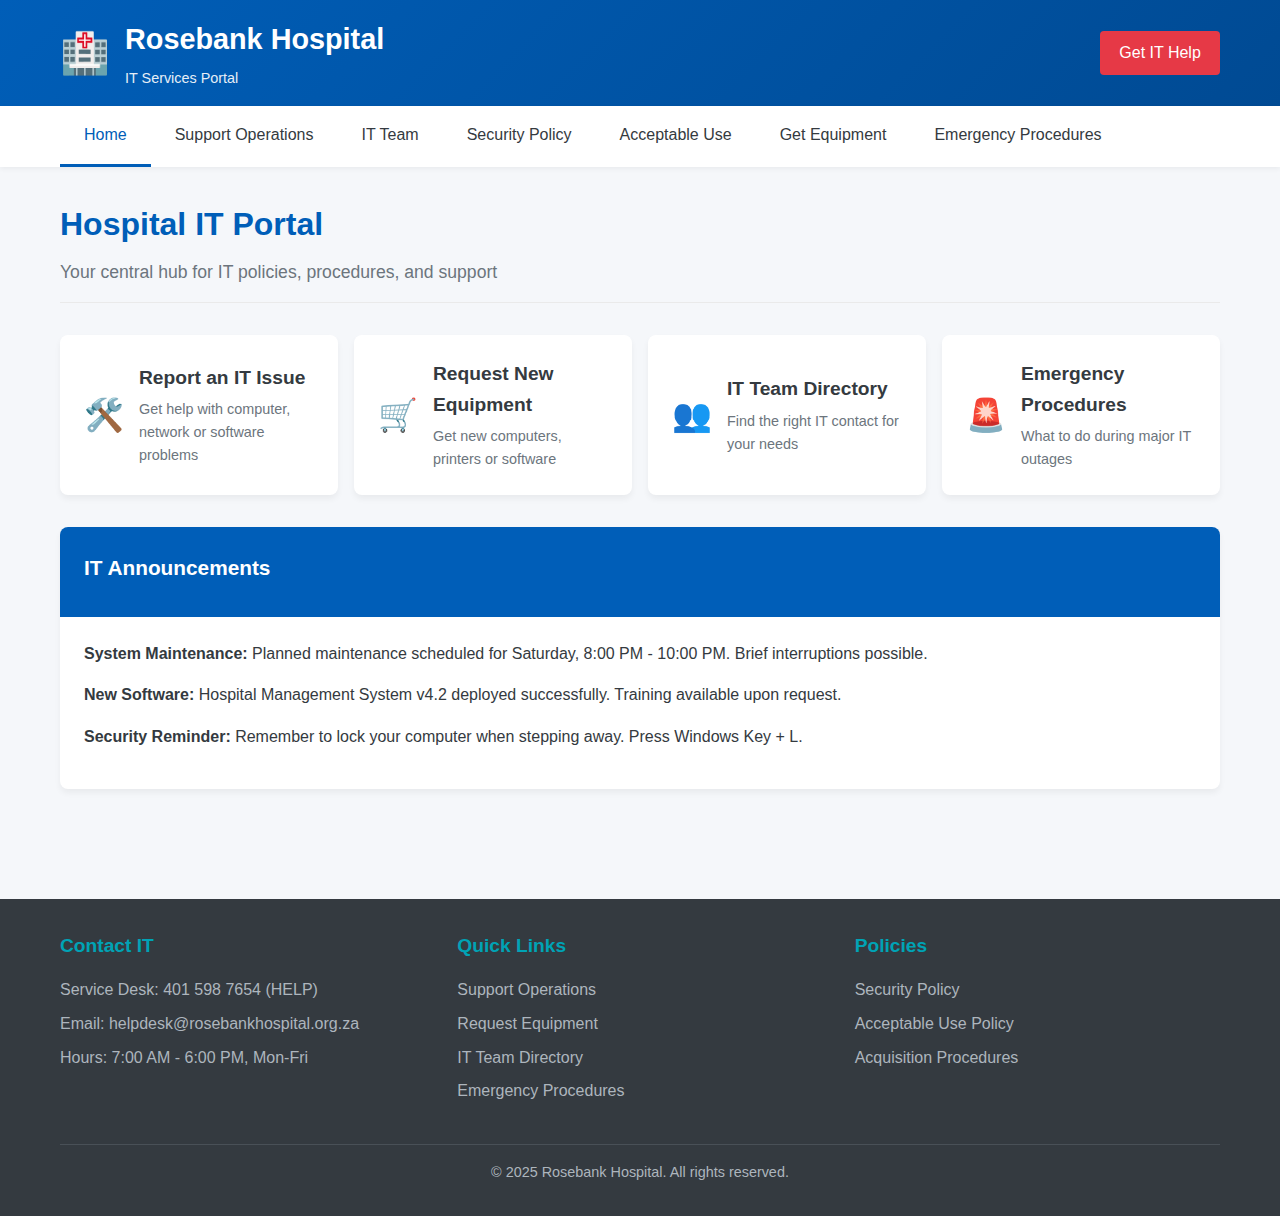
<file: Hospital Website/index.html>
<!DOCTYPE html>
<html lang="en">
<head>
    <meta charset="UTF-8">
    <meta name="viewport" content="width=device-width, initial-scale=1.0">
    <title>Rosebank Hospital - IT Portal</title>
    <link rel="stylesheet" href="css/style.css">
</head>
<body>
    <!-- Header -->
    <header>
        <div class="container">
            <div class="header-content">
                <div class="logo">
                    <div class="logo-icon">🏥</div>
                    <div class="logo-text">
                        <h1>Rosebank Hospital</h1>
                        <p>IT Services Portal</p>
                    </div>
                </div>
                <div class="header-actions">
                    <a href="support-operations.html" class="btn btn-accent">Get IT Help</a>
                </div>
            </div>
        </div>
    </header>

    <!-- Navigation -->
    <nav>
        <div class="container nav-container">
            <ul class="nav-links">
                <li><a href="index.html" class="active">Home</a></li>
                <li><a href="support-operations.html">Support Operations</a></li>
                <li><a href="staff-structure.html">IT Team</a></li>
                <li><a href="security-policy.html">Security Policy</a></li>
                <li><a href="acceptable-use.html">Acceptable Use</a></li>
                <li><a href="acquisition.html">Get Equipment</a></li>
                <li><a href="disaster-recovery.html">Emergency Procedures</a></li>
            </ul>
            <button class="mobile-menu-btn">☰</button>
        </div>
    </nav>

    <!-- Main Content -->
    <main>
        <div class="container">
            <div class="page-header">
                <h2>Hospital IT Portal</h2>
                <p>Your central hub for IT policies, procedures, and support</p>
            </div>

            <!-- Quick Links -->
            <div class="quick-links">
                <a href="support-operations.html" class="quick-link">
                    <div class="quick-link-icon">🛠️</div>
                    <div class="quick-link-content">
                        <h3>Report an IT Issue</h3>
                        <p>Get help with computer, network or software problems</p>
                    </div>
                </a>
                <a href="acquisition.html" class="quick-link">
                    <div class="quick-link-icon">🛒</div>
                    <div class="quick-link-content">
                        <h3>Request New Equipment</h3>
                        <p>Get new computers, printers or software</p>
                    </div>
                </a>
                <a href="staff-structure.html" class="quick-link">
                    <div class="quick-link-icon">👥</div>
                    <div class="quick-link-content">
                        <h3>IT Team Directory</h3>
                        <p>Find the right IT contact for your needs</p>
                    </div>
                </a>
                <a href="disaster-recovery.html" class="quick-link">
                    <div class="quick-link-icon">🚨</div>
                    <div class="quick-link-content">
                        <h3>Emergency Procedures</h3>
                        <p>What to do during major IT outages</p>
                    </div>
                </a>
            </div>

            <!-- Announcements -->
            <div class="card">
                <div class="card-header">
                    <h3>IT Announcements</h3>
                </div>
                <div class="card-body">
                    <p><strong>System Maintenance:</strong> Planned maintenance scheduled for Saturday, 8:00 PM - 10:00 PM. Brief interruptions possible.</p>
                    <p><strong>New Software:</strong> Hospital Management System v4.2 deployed successfully. Training available upon request.</p>
                    <p><strong>Security Reminder:</strong> Remember to lock your computer when stepping away. Press Windows Key + L.</p>
                </div>
            </div>
        </div>
    </main>

    <!-- Footer -->
    <footer>
        <div class="container">
            <div class="footer-content">
                <div class="footer-section">
                    <h3>Contact IT</h3>
                    <p>Service Desk: 401 598 7654 (HELP)</p>
                    <p>Email: helpdesk@rosebankhospital.org.za</p>
                    <p>Hours: 7:00 AM - 6:00 PM, Mon-Fri</p>
                </div>
                <div class="footer-section">
                    <h3>Quick Links</h3>
                    <a href="support-operations.html">Support Operations</a>
                    <a href="acquisition.html">Request Equipment</a>
                    <a href="staff-structure.html">IT Team Directory</a>
                    <a href="disaster-recovery.html">Emergency Procedures</a>
                </div>
                <div class="footer-section">
                    <h3>Policies</h3>
                    <a href="security-policy.html">Security Policy</a>
                    <a href="acceptable-use.html">Acceptable Use Policy</a>
                    <a href="acquisition.html">Acquisition Procedures</a>
                </div>
            </div>
            <div class="copyright">
                <p>&copy; 2025 Rosebank Hospital. All rights reserved.</p>
            </div>
        </div>
    </footer>

    <script src="js/script.js"></script>
</body>
</html>
</file>
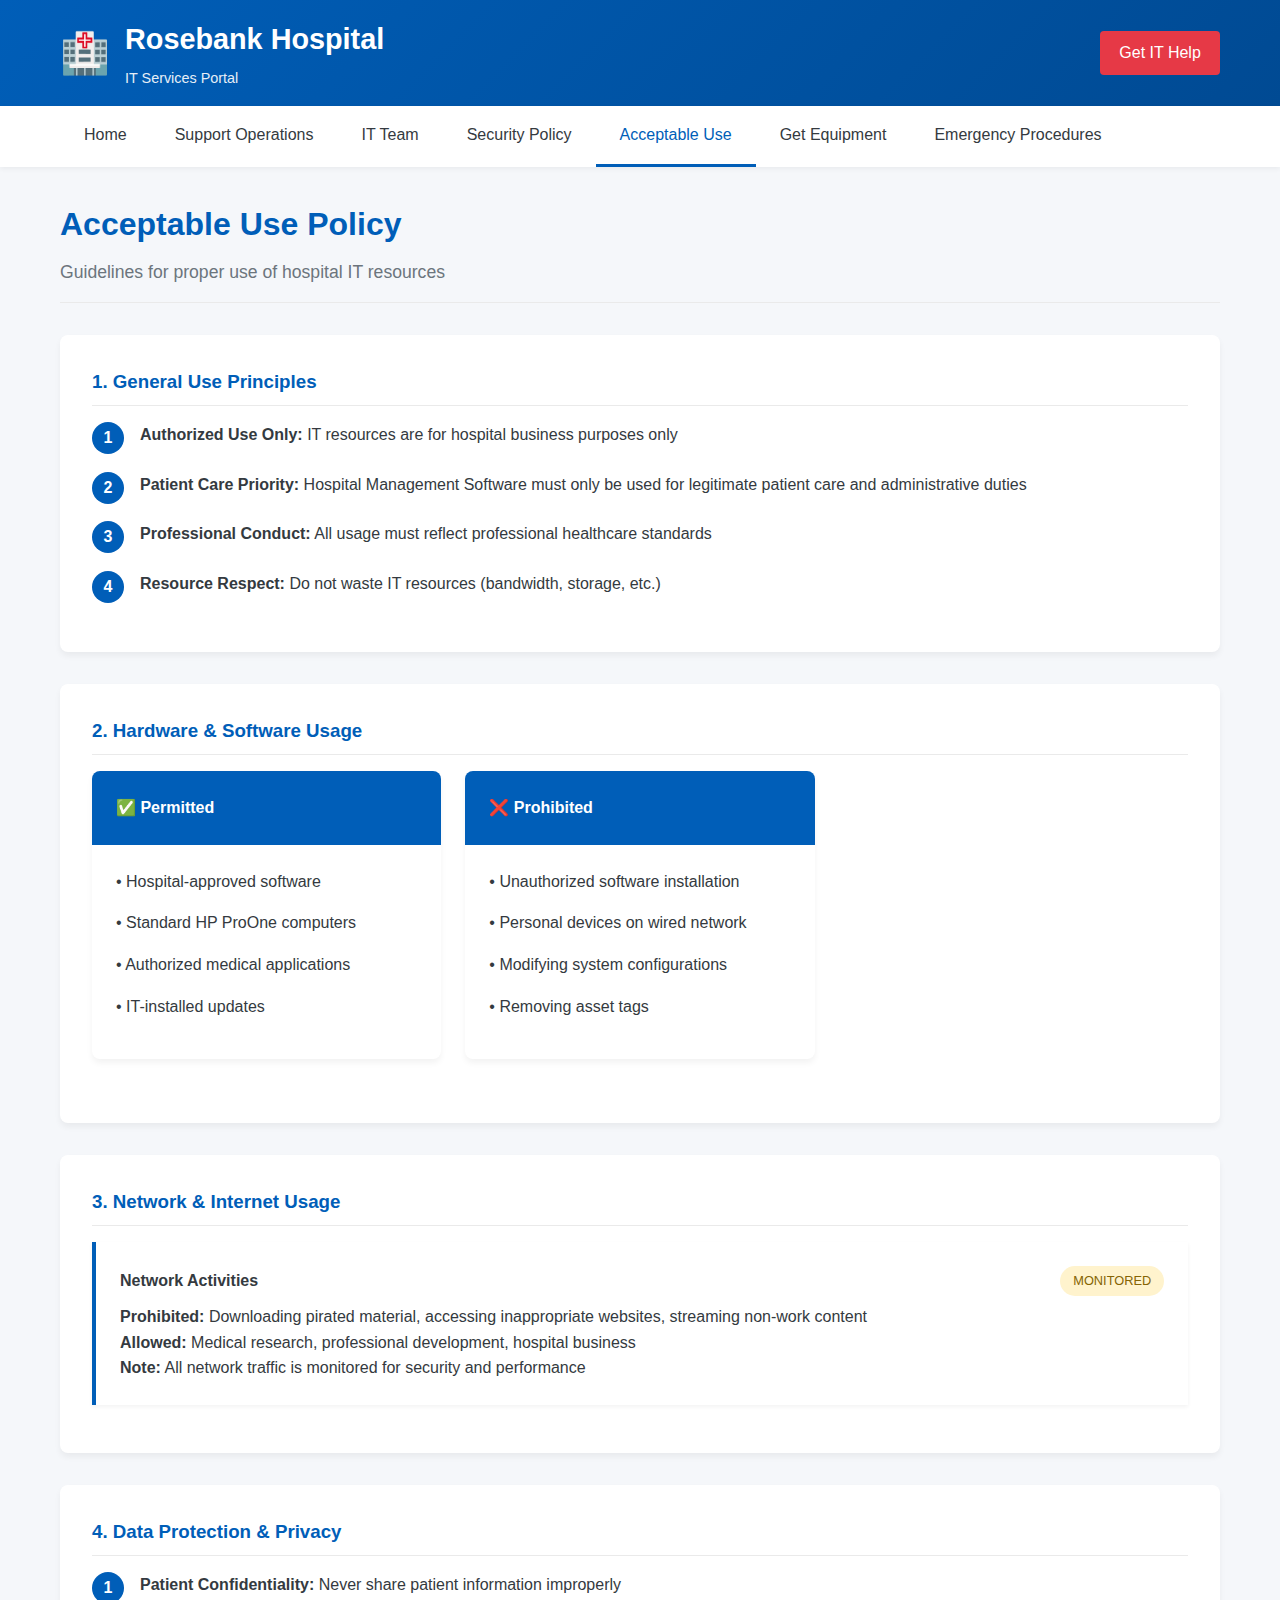
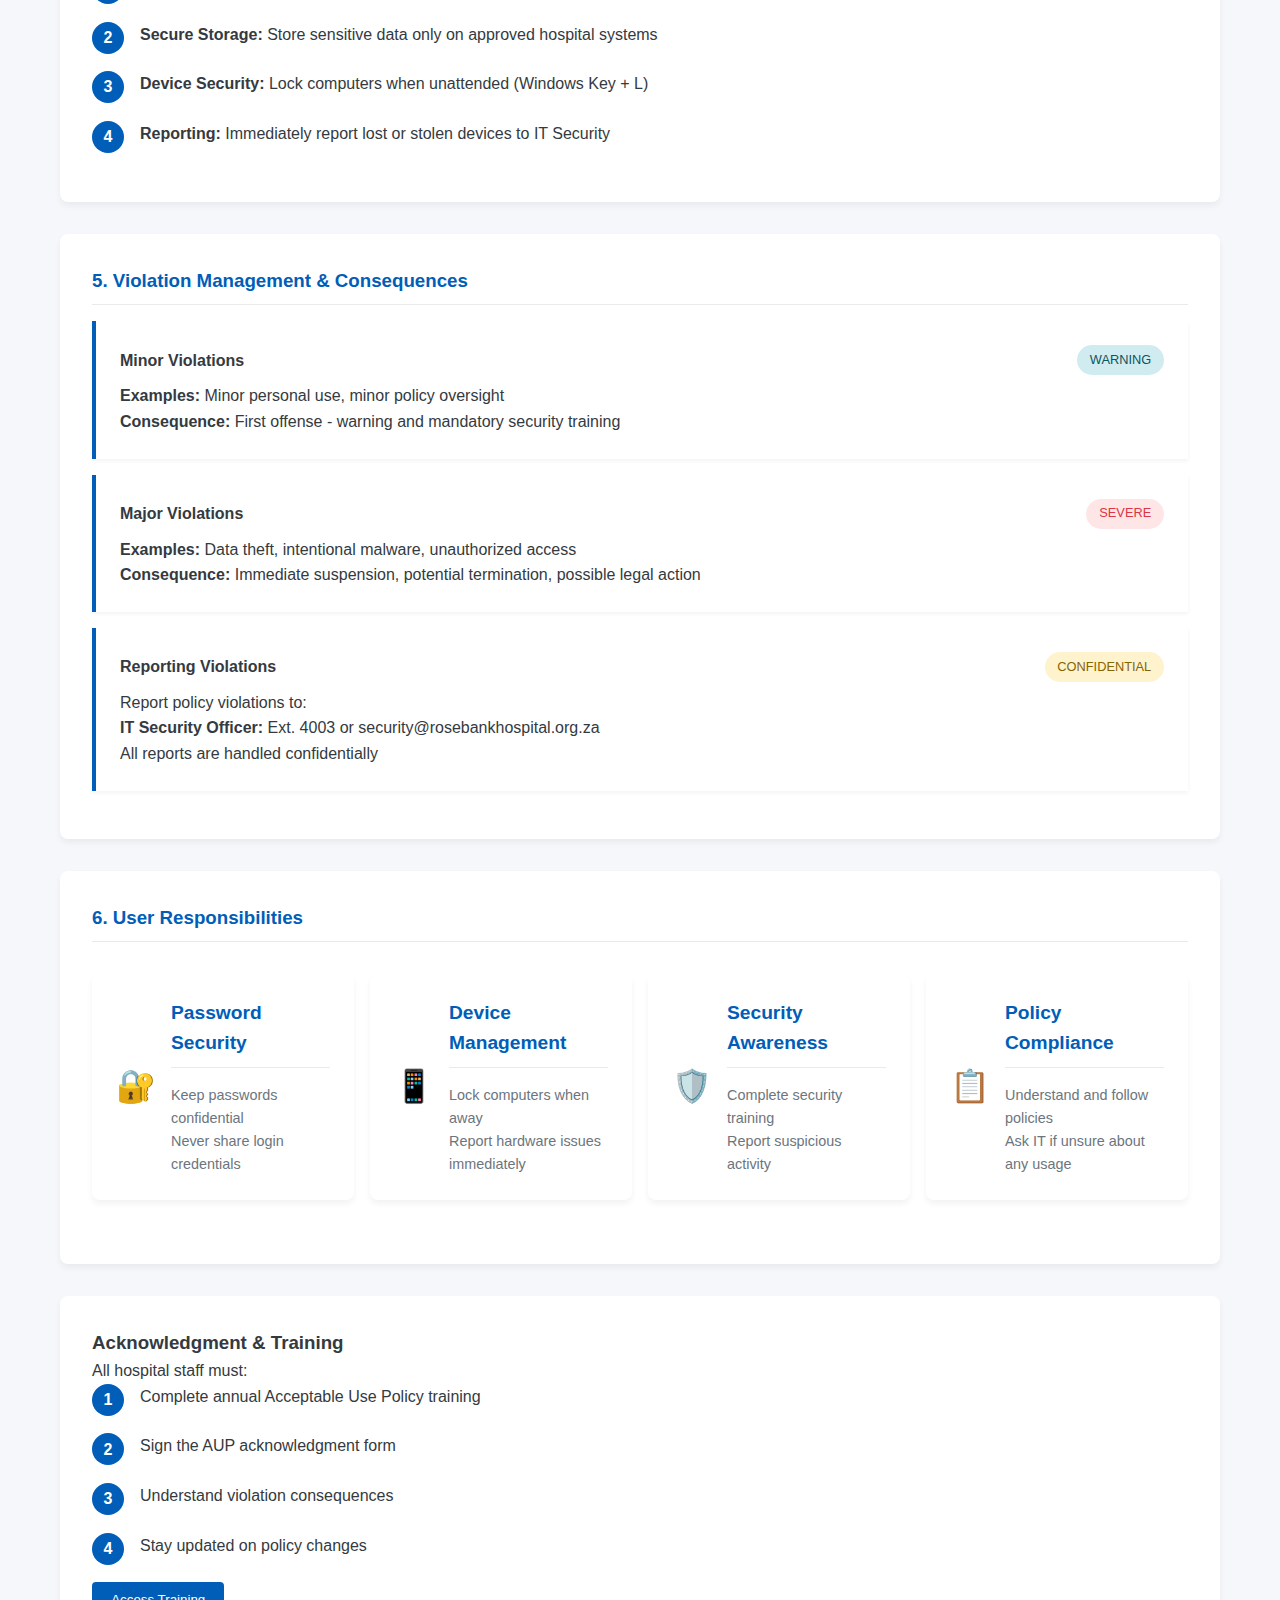
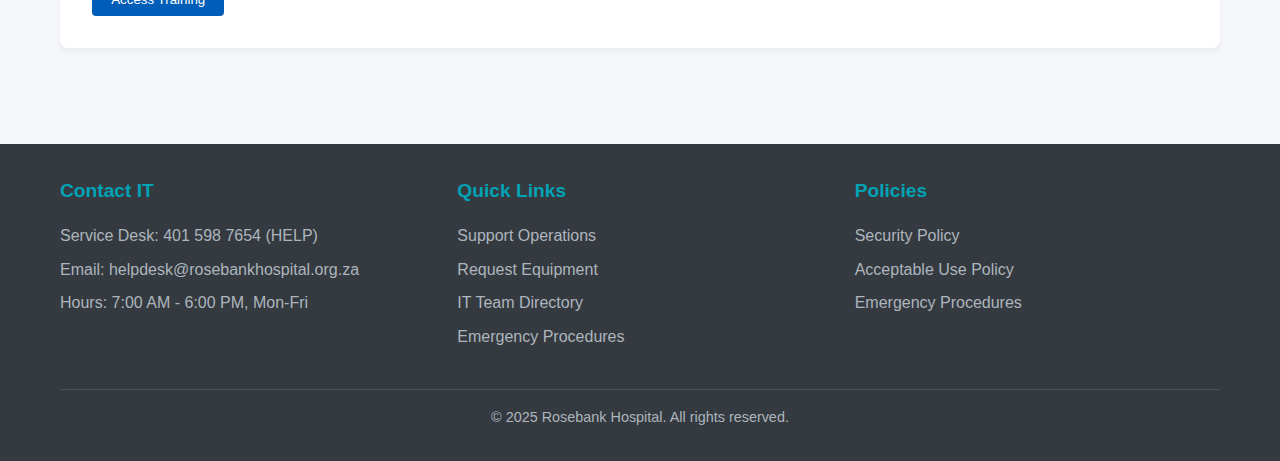
<file: Hospital Website/acceptable-use.html>
<!DOCTYPE html>
<html lang="en">
<head>
    <meta charset="UTF-8">
    <meta name="viewport" content="width=device-width, initial-scale=1.0">
    <title>Acceptable Use Policy - Rosebank Hospital IT</title>
    <link rel="stylesheet" href="css/style.css">
</head>
<body>
    <header>
        <div class="container">
            <div class="header-content">
                <div class="logo">
                    <div class="logo-icon">🏥</div>
                    <div class="logo-text">
                        <h1>Rosebank Hospital</h1>
                        <p>IT Services Portal</p>
                    </div>
                </div>
                <div class="header-actions">
                    <a href="support-operations.html" class="btn btn-accent">Get IT Help</a>
                </div>
            </div>
        </div>
    </header>

    <nav>
        <div class="container nav-container">
            <ul class="nav-links">
                <li><a href="index.html">Home</a></li>
                <li><a href="support-operations.html">Support Operations</a></li>
                <li><a href="staff-structure.html">IT Team</a></li>
                <li><a href="security-policy.html">Security Policy</a></li>
                <li><a href="acceptable-use.html" class="active">Acceptable Use</a></li>
                <li><a href="acquisition.html">Get Equipment</a></li>
                <li><a href="disaster-recovery.html">Emergency Procedures</a></li>
            </ul>
            <button class="mobile-menu-btn">☰</button>
        </div>
    </nav>

    <main>
        <div class="container">
            <div class="page-header">
                <h2>Acceptable Use Policy</h2>
                <p>Guidelines for proper use of hospital IT resources</p>
            </div>

            <div class="policy-section">
                <h3>1. General Use Principles</h3>
                <ul class="step-list">
                    <li><strong>Authorized Use Only:</strong> IT resources are for hospital business purposes only</li>
                    <li><strong>Patient Care Priority:</strong> Hospital Management Software must only be used for legitimate patient care and administrative duties</li>
                    <li><strong>Professional Conduct:</strong> All usage must reflect professional healthcare standards</li>
                    <li><strong>Resource Respect:</strong> Do not waste IT resources (bandwidth, storage, etc.)</li>
                </ul>
            </div>

            <div class="policy-section">
                <h3>2. Hardware & Software Usage</h3>
                <div class="card-grid">
                    <div class="card">
                        <div class="card-header">
                            <h4>✅ Permitted</h4>
                        </div>
                        <div class="card-body">
                            <p>• Hospital-approved software</p>
                            <p>• Standard HP ProOne computers</p>
                            <p>• Authorized medical applications</p>
                            <p>• IT-installed updates</p>
                        </div>
                    </div>
                    <div class="card">
                        <div class="card-header">
                            <h4>❌ Prohibited</h4>
                        </div>
                        <div class="card-body">
                            <p>• Unauthorized software installation</p>
                            <p>• Personal devices on wired network</p>
                            <p>• Modifying system configurations</p>
                            <p>• Removing asset tags</p>
                        </div>
                    </div>
                </div>
            </div>

            <div class="policy-section">
                <h3>3. Network & Internet Usage</h3>
                <div class="sla-card">
                    <div class="sla-header">
                        <h4>Network Activities</h4>
                        <span class="sla-priority priority-high">MONITORED</span>
                    </div>
                    <p><strong>Prohibited:</strong> Downloading pirated material, accessing inappropriate websites, streaming non-work content</p>
                    <p><strong>Allowed:</strong> Medical research, professional development, hospital business</p>
                    <p><strong>Note:</strong> All network traffic is monitored for security and performance</p>
                </div>
            </div>

            <div class="policy-section">
                <h3>4. Data Protection & Privacy</h3>
                <ul class="step-list">
                    <li><strong>Patient Confidentiality:</strong> Never share patient information improperly</li>
                    <li><strong>Secure Storage:</strong> Store sensitive data only on approved hospital systems</li>
                    <li><strong>Device Security:</strong> Lock computers when unattended (Windows Key + L)</li>
                    <li><strong>Reporting:</strong> Immediately report lost or stolen devices to IT Security</li>
                </ul>
            </div>

            <div class="policy-section">
                <h3>5. Violation Management & Consequences</h3>
                
                <div class="sla-card">
                    <div class="sla-header">
                        <h4>Minor Violations</h4>
                        <span class="sla-priority priority-medium">WARNING</span>
                    </div>
                    <p><strong>Examples:</strong> Minor personal use, minor policy oversight</p>
                    <p><strong>Consequence:</strong> First offense - warning and mandatory security training</p>
                </div>

                <div class="sla-card">
                    <div class="sla-header">
                        <h4>Major Violations</h4>
                        <span class="sla-priority priority-critical">SEVERE</span>
                    </div>
                    <p><strong>Examples:</strong> Data theft, intentional malware, unauthorized access</p>
                    <p><strong>Consequence:</strong> Immediate suspension, potential termination, possible legal action</p>
                </div>

                <div class="sla-card">
                    <div class="sla-header">
                        <h4>Reporting Violations</h4>
                        <span class="sla-priority priority-high">CONFIDENTIAL</span>
                    </div>
                    <p>Report policy violations to:</p>
                    <p><strong>IT Security Officer:</strong> Ext. 4003 or security@rosebankhospital.org.za</p>
                    <p>All reports are handled confidentially</p>
                </div>
            </div>

            <div class="policy-section">
                <h3>6. User Responsibilities</h3>
                <div class="quick-links">
                    <div class="quick-link">
                        <div class="quick-link-icon">🔐</div>
                        <div class="quick-link-content">
                            <h3>Password Security</h3>
                            <p>Keep passwords confidential</p>
                            <p>Never share login credentials</p>
                        </div>
                    </div>
                    <div class="quick-link">
                        <div class="quick-link-icon">📱</div>
                        <div class="quick-link-content">
                            <h3>Device Management</h3>
                            <p>Lock computers when away</p>
                            <p>Report hardware issues immediately</p>
                        </div>
                    </div>
                    <div class="quick-link">
                        <div class="quick-link-icon">🛡️</div>
                        <div class="quick-link-content">
                            <h3>Security Awareness</h3>
                            <p>Complete security training</p>
                            <p>Report suspicious activity</p>
                        </div>
                    </div>
                    <div class="quick-link">
                        <div class="quick-link-icon">📋</div>
                        <div class="quick-link-content">
                            <h3>Policy Compliance</h3>
                            <p>Understand and follow policies</p>
                            <p>Ask IT if unsure about any usage</p>
                        </div>
                    </div>
                </div>
            </div>

            <div class="support-process">
                <h3>Acknowledgment & Training</h3>
                <p>All hospital staff must:</p>
                <ul class="step-list">
                    <li>Complete annual Acceptable Use Policy training</li>
                    <li>Sign the AUP acknowledgment form</li>
                    <li>Understand violation consequences</li>
                    <li>Stay updated on policy changes</li>
                </ul>
                <button class="btn" onclick="showNotification('AUP training module will be assigned to your learning portal', 'info')">Access Training</button>
            </div>
        </div>
    </main>

    <footer>
        <div class="container">
            <div class="footer-content">
                <div class="footer-section">
                    <h3>Contact IT</h3>
                    <p>Service Desk: 401 598 7654 (HELP)</p>
                    <p>Email: helpdesk@rosebankhospital.org.za</p>
                    <p>Hours: 7:00 AM - 6:00 PM, Mon-Fri</p>
                </div>
                <div class="footer-section">
                    <h3>Quick Links</h3>
                    <a href="support-operations.html">Support Operations</a>
                    <a href="acquisition.html">Request Equipment</a>
                    <a href="staff-structure.html">IT Team Directory</a>
                    <a href="disaster-recovery.html">Emergency Procedures</a>
                </div>
                <div class="footer-section">
                    <h3>Policies</h3>
                    <a href="security-policy.html">Security Policy</a>
                    <a href="acceptable-use.html">Acceptable Use Policy</a>
                    <a href="disaster-recovery.html">Emergency Procedures</a>
                </div>
            </div>
            <div class="copyright">
                <p>&copy; 2025 Rosebank Hospital. All rights reserved.</p>
            </div>
        </div>
    </footer>

    <script src="js/script.js"></script>
</body>
</html>
</file>
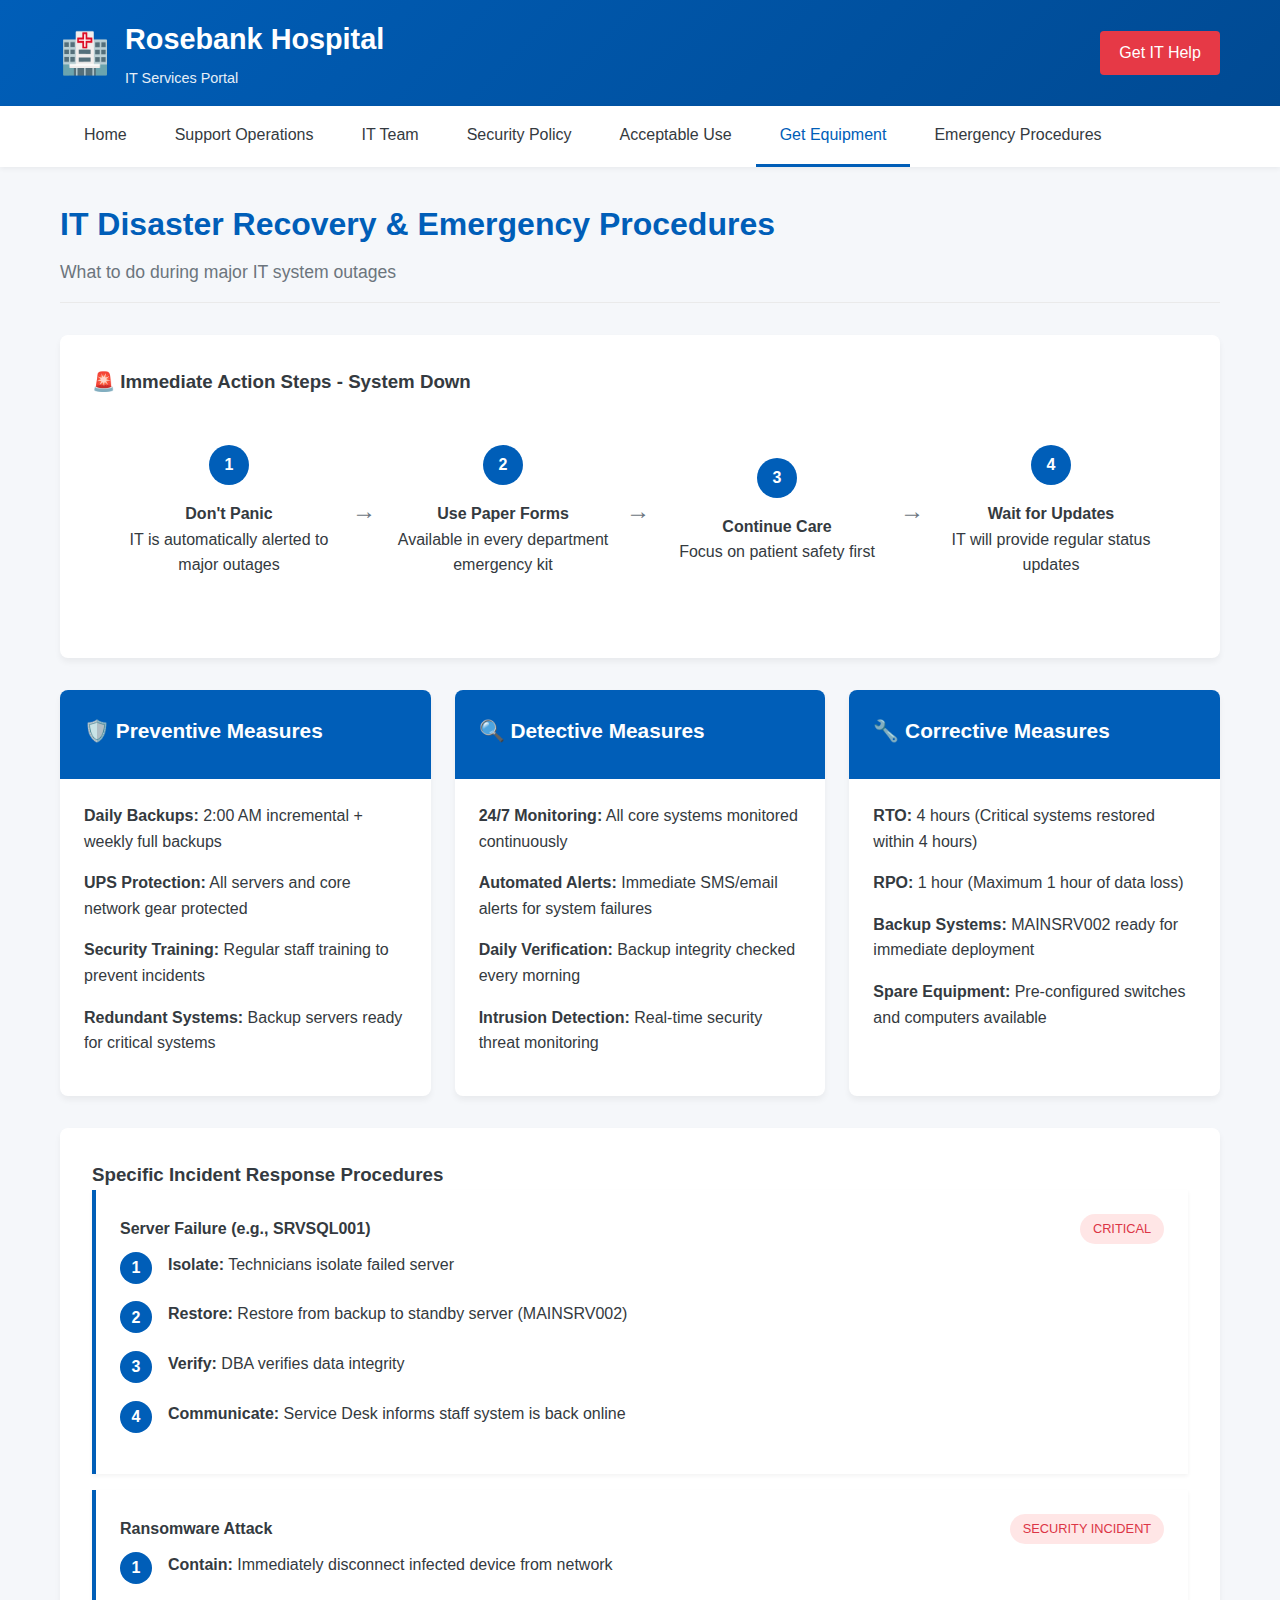
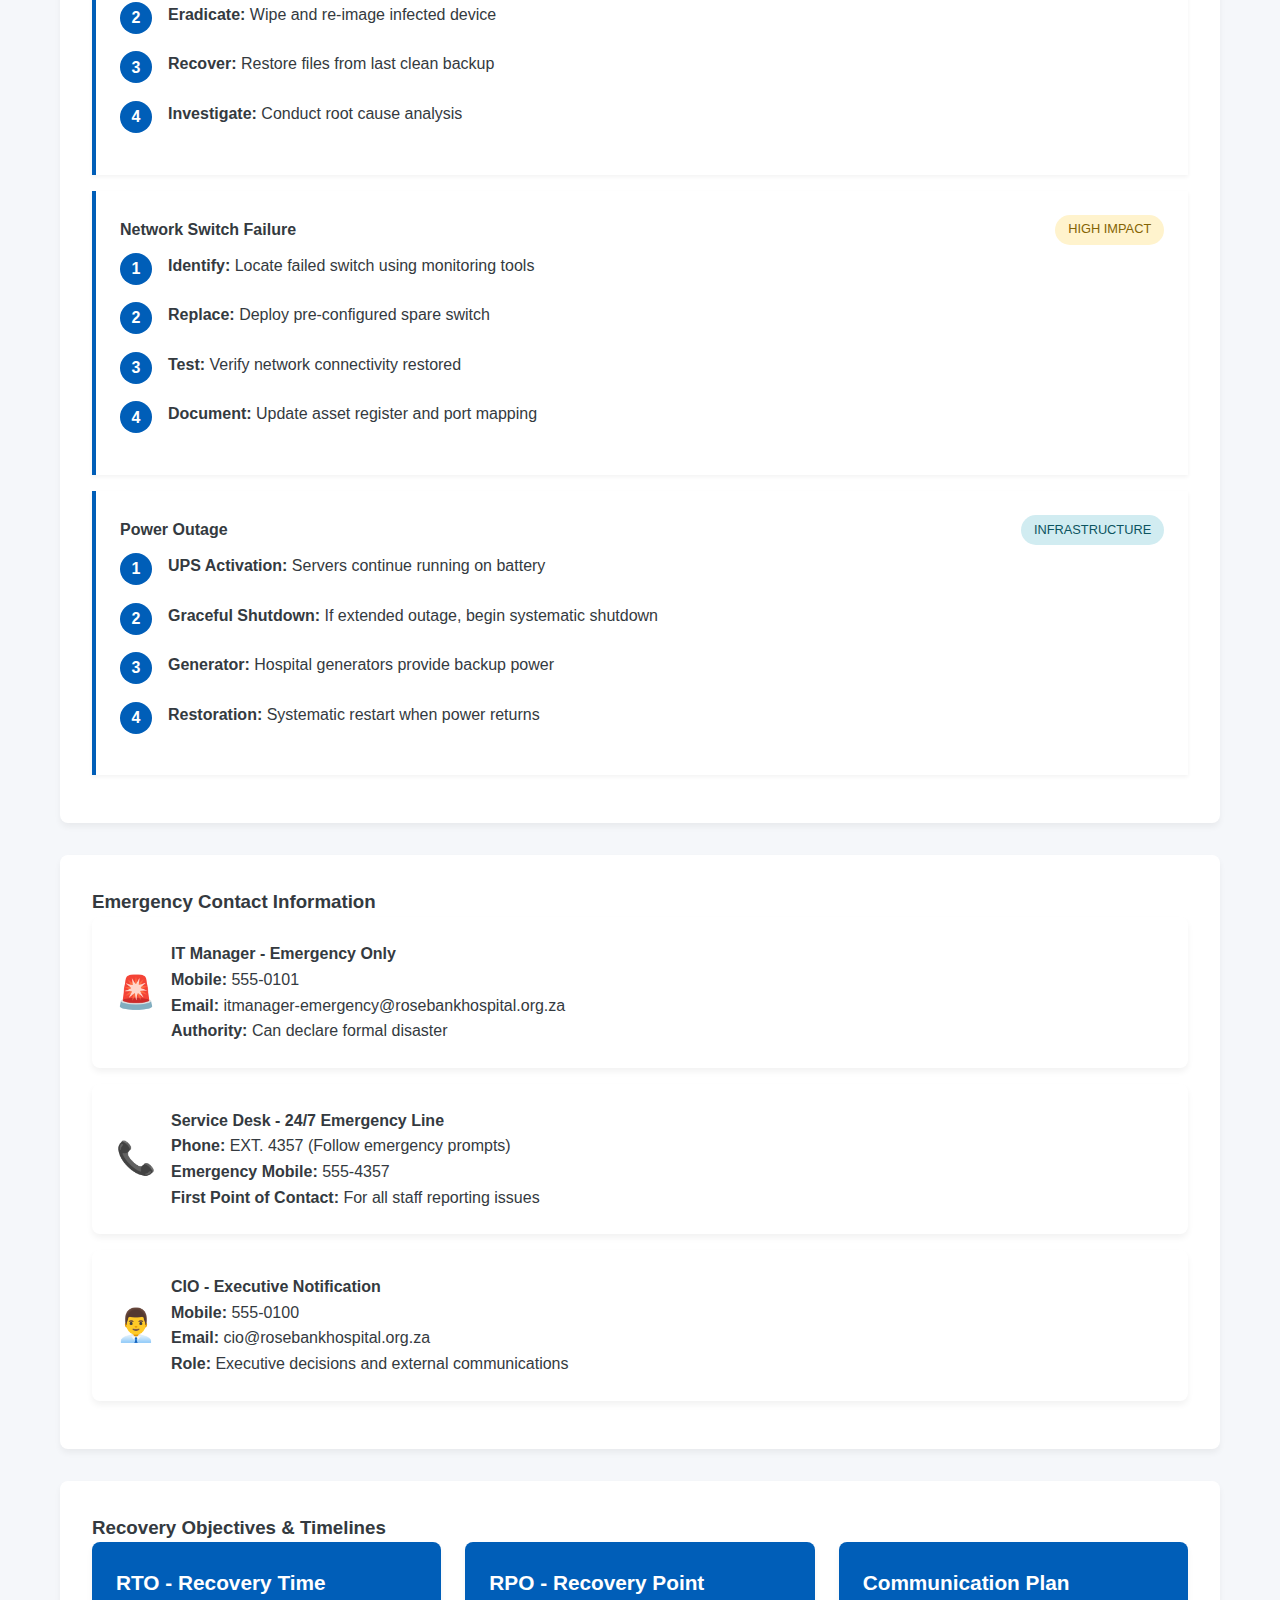
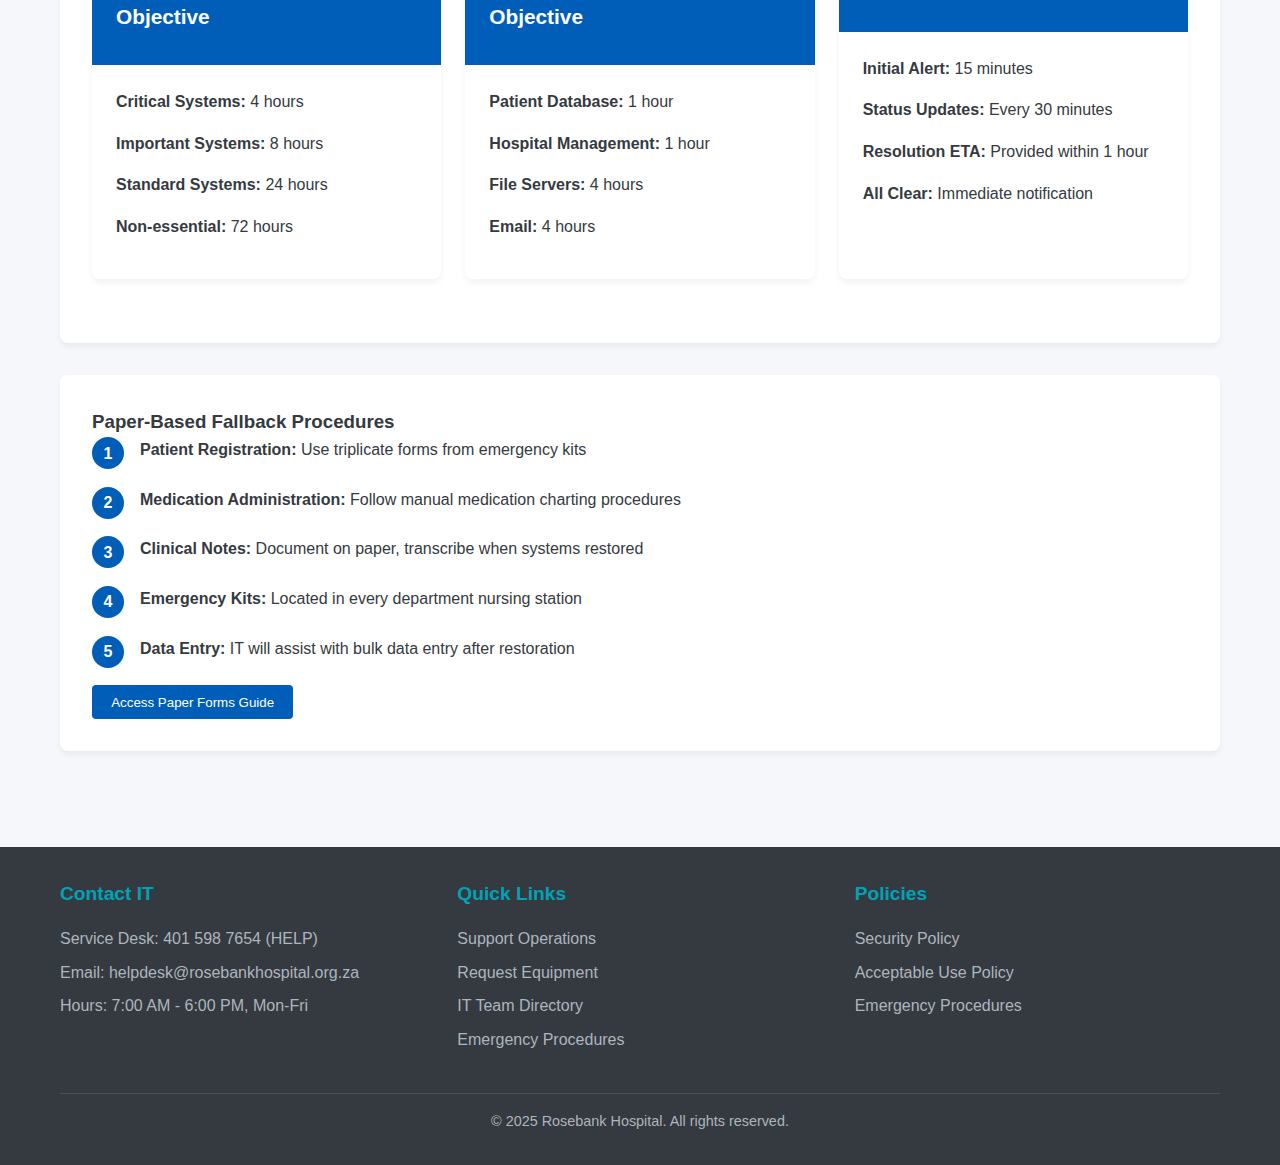
<file: Hospital Website/acquisition.html>
<!DOCTYPE html>
<html lang="en">
<head>
    <meta charset="UTF-8">
    <meta name="viewport" content="width=device-width, initial-scale=1.0">
    <title>Emergency Procedures - Rosebank Hospital IT</title>
    <link rel="stylesheet" href="css/style.css">
</head>
<body>
    <header>
        <div class="container">
            <div class="header-content">
                <div class="logo">
                    <div class="logo-icon">🏥</div>
                    <div class="logo-text">
                        <h1>Rosebank Hospital</h1>
                        <p>IT Services Portal</p>
                    </div>
                </div>
                <div class="header-actions">
                    <a href="support-operations.html" class="btn btn-accent">Get IT Help</a>
                </div>
            </div>
        </div>
    </header>

    <nav>
        <div class="container nav-container">
            <ul class="nav-links">
                <li><a href="index.html">Home</a></li>
                <li><a href="support-operations.html">Support Operations</a></li>
                <li><a href="staff-structure.html">IT Team</a></li>
                <li><a href="security-policy.html">Security Policy</a></li>
                <li><a href="acceptable-use.html">Acceptable Use</a></li>
                <li><a href="acquisition.html">Get Equipment</a></li>
                <li><a href="disaster-recovery.html" class="active">Emergency Procedures</a></li>
            </ul>
            <button class="mobile-menu-btn">☰</button>
        </div>
    </nav>

    <main>
        <div class="container">
            <div class="page-header">
                <h2>IT Disaster Recovery & Emergency Procedures</h2>
                <p>What to do during major IT system outages</p>
            </div>

            <div class="support-process">
                <h3>🚨 Immediate Action Steps - System Down</h3>
                
                <div class="process-flow">
                    <div class="process-step">
                        <div class="step-number">1</div>
                        <h4>Don't Panic</h4>
                        <p>IT is automatically alerted to major outages</p>
                    </div>
                    <div class="process-step">
                        <div class="step-number">2</div>
                        <h4>Use Paper Forms</h4>
                        <p>Available in every department emergency kit</p>
                    </div>
                    <div class="process-step">
                        <div class="step-number">3</div>
                        <h4>Continue Care</h4>
                        <p>Focus on patient safety first</p>
                    </div>
                    <div class="process-step">
                        <div class="step-number">4</div>
                        <h4>Wait for Updates</h4>
                        <p>IT will provide regular status updates</p>
                    </div>
                </div>
            </div>

            <div class="card-grid">
                <div class="card">
                    <div class="card-header">
                        <h3>🛡️ Preventive Measures</h3>
                    </div>
                    <div class="card-body">
                        <p><strong>Daily Backups:</strong> 2:00 AM incremental + weekly full backups</p>
                        <p><strong>UPS Protection:</strong> All servers and core network gear protected</p>
                        <p><strong>Security Training:</strong> Regular staff training to prevent incidents</p>
                        <p><strong>Redundant Systems:</strong> Backup servers ready for critical systems</p>
                    </div>
                </div>

                <div class="card">
                    <div class="card-header">
                        <h3>🔍 Detective Measures</h3>
                    </div>
                    <div class="card-body">
                        <p><strong>24/7 Monitoring:</strong> All core systems monitored continuously</p>
                        <p><strong>Automated Alerts:</strong> Immediate SMS/email alerts for system failures</p>
                        <p><strong>Daily Verification:</strong> Backup integrity checked every morning</p>
                        <p><strong>Intrusion Detection:</strong> Real-time security threat monitoring</p>
                    </div>
                </div>

                <div class="card">
                    <div class="card-header">
                        <h3>🔧 Corrective Measures</h3>
                    </div>
                    <div class="card-body">
                        <p><strong>RTO:</strong> 4 hours (Critical systems restored within 4 hours)</p>
                        <p><strong>RPO:</strong> 1 hour (Maximum 1 hour of data loss)</p>
                        <p><strong>Backup Systems:</strong> MAINSRV002 ready for immediate deployment</p>
                        <p><strong>Spare Equipment:</strong> Pre-configured switches and computers available</p>
                    </div>
                </div>
            </div>

            <div class="support-process">
                <h3>Specific Incident Response Procedures</h3>
                
                <div class="sla-card">
                    <div class="sla-header">
                        <h4>Server Failure (e.g., SRVSQL001)</h4>
                        <span class="sla-priority priority-critical">CRITICAL</span>
                    </div>
                    <ol class="step-list">
                        <li><strong>Isolate:</strong> Technicians isolate failed server</li>
                        <li><strong>Restore:</strong> Restore from backup to standby server (MAINSRV002)</li>
                        <li><strong>Verify:</strong> DBA verifies data integrity</li>
                        <li><strong>Communicate:</strong> Service Desk informs staff system is back online</li>
                    </ol>
                </div>

                <div class="sla-card">
                    <div class="sla-header">
                        <h4>Ransomware Attack</h4>
                        <span class="sla-priority priority-critical">SECURITY INCIDENT</span>
                    </div>
                    <ol class="step-list">
                        <li><strong>Contain:</strong> Immediately disconnect infected device from network</li>
                        <li><strong>Eradicate:</strong> Wipe and re-image infected device</li>
                        <li><strong>Recover:</strong> Restore files from last clean backup</li>
                        <li><strong>Investigate:</strong> Conduct root cause analysis</li>
                    </ol>
                </div>

                <div class="sla-card">
                    <div class="sla-header">
                        <h4>Network Switch Failure</h4>
                        <span class="sla-priority priority-high">HIGH IMPACT</span>
                    </div>
                    <ol class="step-list">
                        <li><strong>Identify:</strong> Locate failed switch using monitoring tools</li>
                        <li><strong>Replace:</strong> Deploy pre-configured spare switch</li>
                        <li><strong>Test:</strong> Verify network connectivity restored</li>
                        <li><strong>Document:</strong> Update asset register and port mapping</li>
                    </ol>
                </div>

                <div class="sla-card">
                    <div class="sla-header">
                        <h4>Power Outage</h4>
                        <span class="sla-priority priority-medium">INFRASTRUCTURE</span>
                    </div>
                    <ol class="step-list">
                        <li><strong>UPS Activation:</strong> Servers continue running on battery</li>
                        <li><strong>Graceful Shutdown:</strong> If extended outage, begin systematic shutdown</li>
                        <li><strong>Generator:</strong> Hospital generators provide backup power</li>
                        <li><strong>Restoration:</strong> Systematic restart when power returns</li>
                    </ol>
                </div>
            </div>

            <div class="support-process">
                <h3>Emergency Contact Information</h3>
                
                <div class="contact-card">
                    <div class="contact-icon">🚨</div>
                    <div>
                        <h4>IT Manager - Emergency Only</h4>
                        <p><strong>Mobile:</strong> 555-0101</p>
                        <p><strong>Email:</strong> itmanager-emergency@rosebankhospital.org.za</p>
                        <p><strong>Authority:</strong> Can declare formal disaster</p>
                    </div>
                </div>

                <div class="contact-card">
                    <div class="contact-icon">📞</div>
                    <div>
                        <h4>Service Desk - 24/7 Emergency Line</h4>
                        <p><strong>Phone:</strong> EXT. 4357 (Follow emergency prompts)</p>
                        <p><strong>Emergency Mobile:</strong> 555-4357</p>
                        <p><strong>First Point of Contact:</strong> For all staff reporting issues</p>
                    </div>
                </div>

                <div class="contact-card">
                    <div class="contact-icon">👨‍💼</div>
                    <div>
                        <h4>CIO - Executive Notification</h4>
                        <p><strong>Mobile:</strong> 555-0100</p>
                        <p><strong>Email:</strong> cio@rosebankhospital.org.za</p>
                        <p><strong>Role:</strong> Executive decisions and external communications</p>
                    </div>
                </div>
            </div>

            <div class="support-process">
                <h3>Recovery Objectives & Timelines</h3>
                <div class="card-grid">
                    <div class="card">
                        <div class="card-header">
                            <h3>RTO - Recovery Time Objective</h3>
                        </div>
                        <div class="card-body">
                            <p><strong>Critical Systems:</strong> 4 hours</p>
                            <p><strong>Important Systems:</strong> 8 hours</p>
                            <p><strong>Standard Systems:</strong> 24 hours</p>
                            <p><strong>Non-essential:</strong> 72 hours</p>
                        </div>
                    </div>
                    <div class="card">
                        <div class="card-header">
                            <h3>RPO - Recovery Point Objective</h3>
                        </div>
                        <div class="card-body">
                            <p><strong>Patient Database:</strong> 1 hour</p>
                            <p><strong>Hospital Management:</strong> 1 hour</p>
                            <p><strong>File Servers:</strong> 4 hours</p>
                            <p><strong>Email:</strong> 4 hours</p>
                        </div>
                    </div>
                    <div class="card">
                        <div class="card-header">
                            <h3>Communication Plan</h3>
                        </div>
                        <div class="card-body">
                            <p><strong>Initial Alert:</strong> 15 minutes</p>
                            <p><strong>Status Updates:</strong> Every 30 minutes</p>
                            <p><strong>Resolution ETA:</strong> Provided within 1 hour</p>
                            <p><strong>All Clear:</strong> Immediate notification</p>
                        </div>
                    </div>
                </div>
            </div>

            <div class="support-process">
                <h3>Paper-Based Fallback Procedures</h3>
                <ul class="step-list">
                    <li><strong>Patient Registration:</strong> Use triplicate forms from emergency kits</li>
                    <li><strong>Medication Administration:</strong> Follow manual medication charting procedures</li>
                    <li><strong>Clinical Notes:</strong> Document on paper, transcribe when systems restored</li>
                    <li><strong>Emergency Kits:</strong> Located in every department nursing station</li>
                    <li><strong>Data Entry:</strong> IT will assist with bulk data entry after restoration</li>
                </ul>
                <button class="btn" onclick="showNotification('Emergency procedure documents can be found in department emergency kits', 'info')">Access Paper Forms Guide</button>
            </div>
        </div>
    </main>

    <footer>
        <div class="container">
            <div class="footer-content">
                <div class="footer-section">
                    <h3>Contact IT</h3>
                    <p>Service Desk: 401 598 7654 (HELP)</p>
                    <p>Email: helpdesk@rosebankhospital.org.za</p>
                    <p>Hours: 7:00 AM - 6:00 PM, Mon-Fri</p>
                </div>
                <div class="footer-section">
                    <h3>Quick Links</h3>
                    <a href="support-operations.html">Support Operations</a>
                    <a href="acquisition.html">Request Equipment</a>
                    <a href="staff-structure.html">IT Team Directory</a>
                    <a href="disaster-recovery.html">Emergency Procedures</a>
                </div>
                <div class="footer-section">
                    <h3>Policies</h3>
                    <a href="security-policy.html">Security Policy</a>
                    <a href="acceptable-use.html">Acceptable Use Policy</a>
                    <a href="disaster-recovery.html">Emergency Procedures</a>
                </div>
            </div>
            <div class="copyright">
                <p>&copy; 2025 Rosebank Hospital. All rights reserved.</p>
            </div>
        </div>
    </footer>

    <script src="js/script.js"></script>
</body>
</html>
</file>
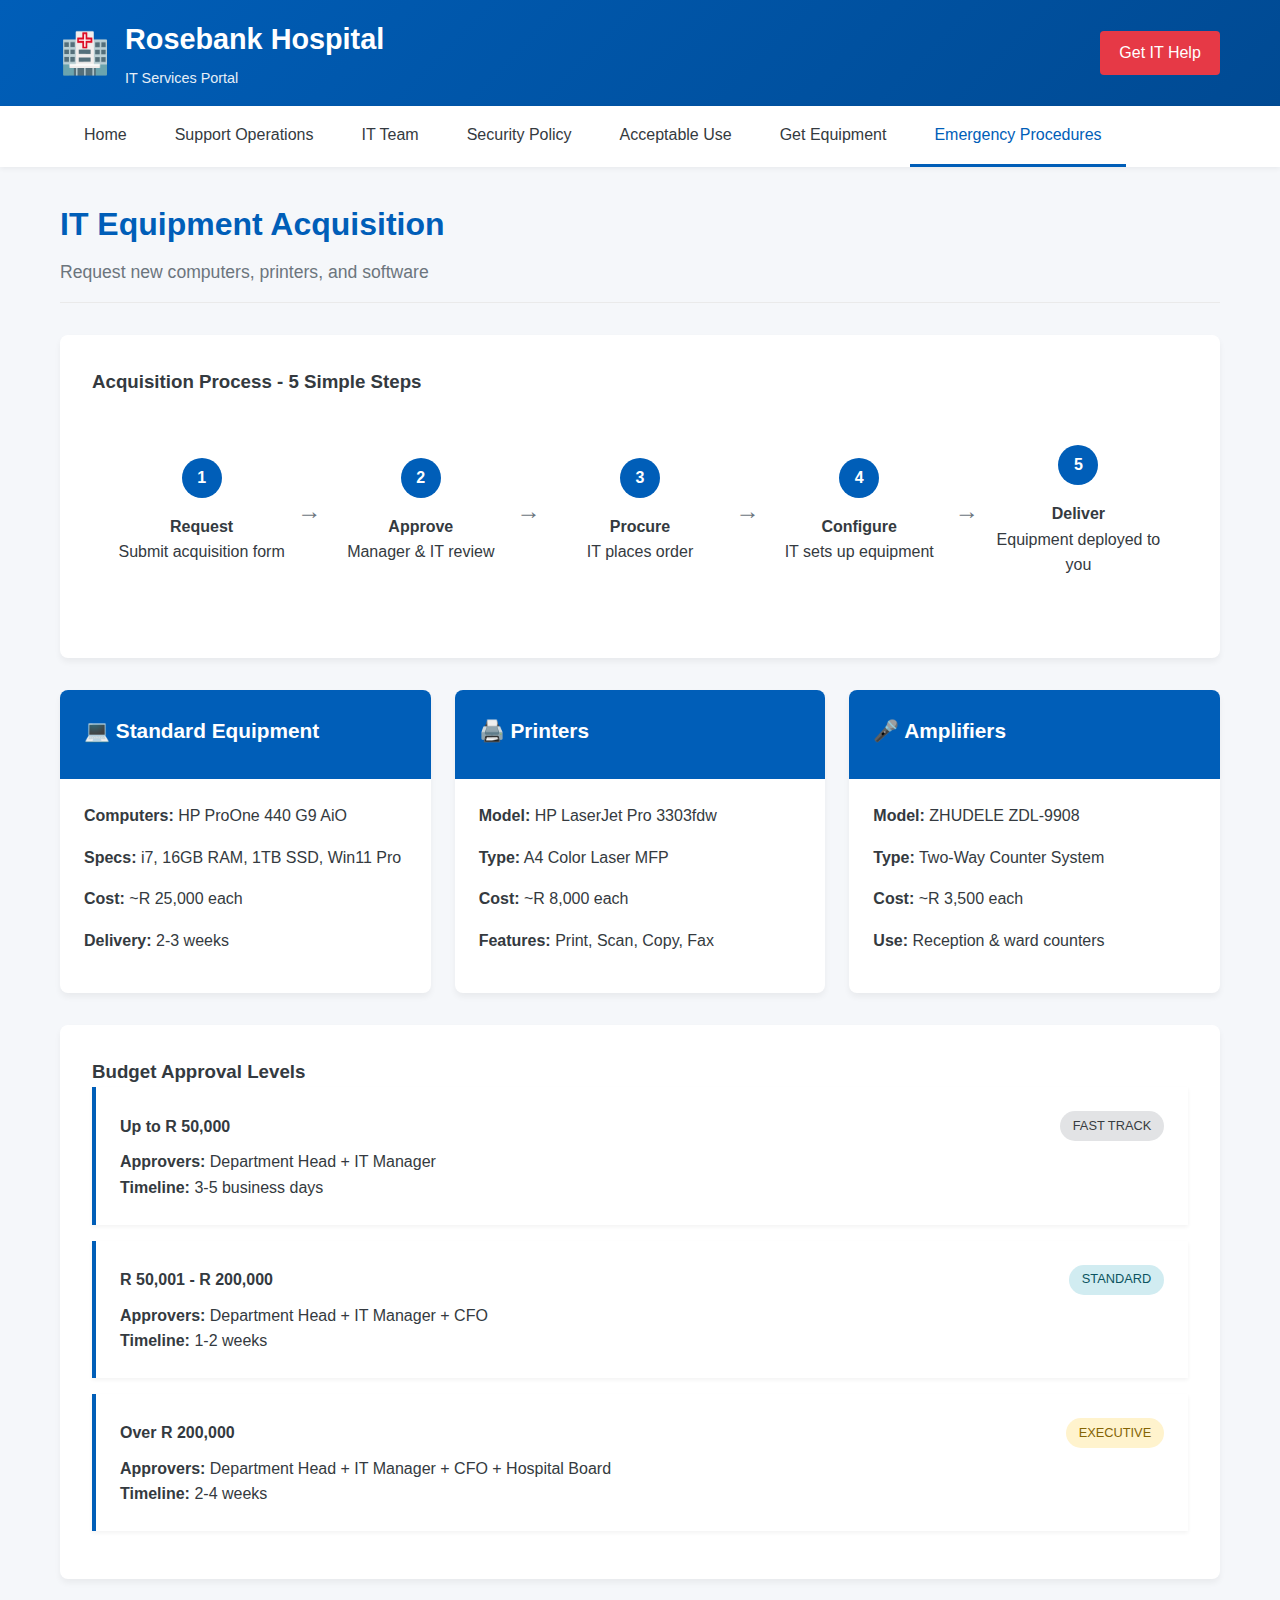
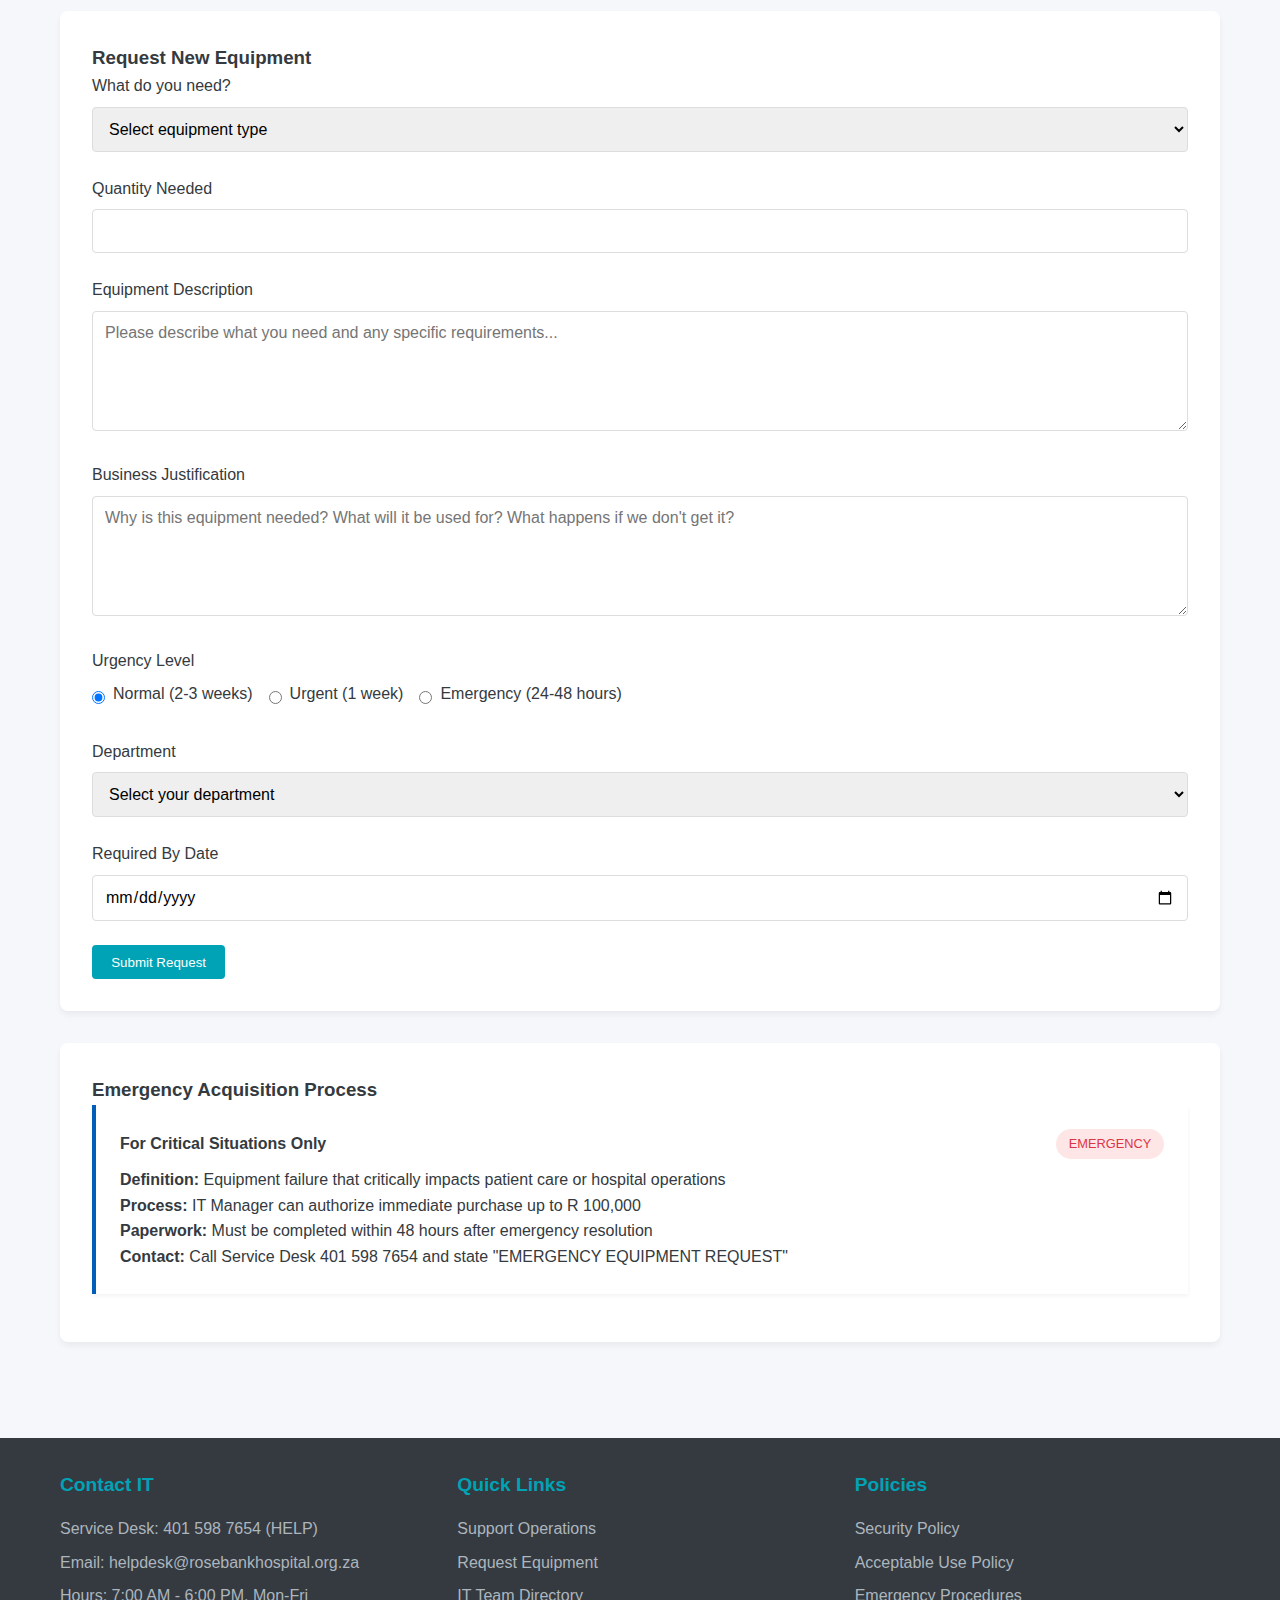
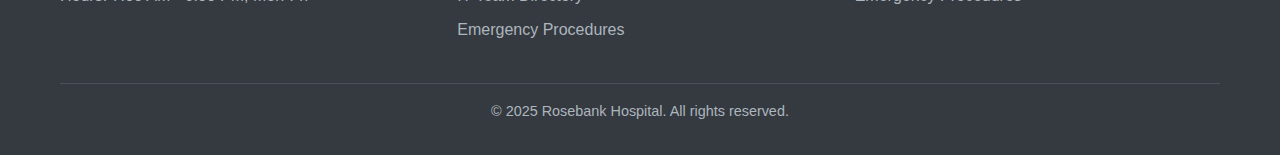
<file: Hospital Website/disaster-recovery.html>
<!DOCTYPE html>
<html lang="en">
<head>
    <meta charset="UTF-8">
    <meta name="viewport" content="width=device-width, initial-scale=1.0">
    <title>Get Equipment - Rosebank Hospital IT</title>
    <link rel="stylesheet" href="css/style.css">
</head>
<body>
    <header>
        <div class="container">
            <div class="header-content">
                <div class="logo">
                    <div class="logo-icon">🏥</div>
                    <div class="logo-text">
                        <h1>Rosebank Hospital</h1>
                        <p>IT Services Portal</p>
                    </div>
                </div>
                <div class="header-actions">
                    <a href="support-operations.html" class="btn btn-accent">Get IT Help</a>
                </div>
            </div>
        </div>
    </header>

    <nav>
        <div class="container nav-container">
            <ul class="nav-links">
                <li><a href="index.html">Home</a></li>
                <li><a href="support-operations.html">Support Operations</a></li>
                <li><a href="staff-structure.html">IT Team</a></li>
                <li><a href="security-policy.html">Security Policy</a></li>
                <li><a href="acceptable-use.html">Acceptable Use</a></li>
                <li><a href="acquisition.html" class="active">Get Equipment</a></li>
                <li><a href="disaster-recovery.html">Emergency Procedures</a></li>
            </ul>
            <button class="mobile-menu-btn">☰</button>
        </div>
    </nav>

    <main>
        <div class="container">
            <div class="page-header">
                <h2>IT Equipment Acquisition</h2>
                <p>Request new computers, printers, and software</p>
            </div>

            <div class="support-process">
                <h3>Acquisition Process - 5 Simple Steps</h3>
                
                <div class="process-flow">
                    <div class="process-step">
                        <div class="step-number">1</div>
                        <h4>Request</h4>
                        <p>Submit acquisition form</p>
                    </div>
                    <div class="process-step">
                        <div class="step-number">2</div>
                        <h4>Approve</h4>
                        <p>Manager & IT review</p>
                    </div>
                    <div class="process-step">
                        <div class="step-number">3</div>
                        <h4>Procure</h4>
                        <p>IT places order</p>
                    </div>
                    <div class="process-step">
                        <div class="step-number">4</div>
                        <h4>Configure</h4>
                        <p>IT sets up equipment</p>
                    </div>
                    <div class="process-step">
                        <div class="step-number">5</div>
                        <h4>Deliver</h4>
                        <p>Equipment deployed to you</p>
                    </div>
                </div>
            </div>

            <div class="card-grid">
                <div class="card">
                    <div class="card-header">
                        <h3>💻 Standard Equipment</h3>
                    </div>
                    <div class="card-body">
                        <p><strong>Computers:</strong> HP ProOne 440 G9 AiO</p>
                        <p><strong>Specs:</strong> i7, 16GB RAM, 1TB SSD, Win11 Pro</p>
                        <p><strong>Cost:</strong> ~R 25,000 each</p>
                        <p><strong>Delivery:</strong> 2-3 weeks</p>
                    </div>
                </div>

                <div class="card">
                    <div class="card-header">
                        <h3>🖨️ Printers</h3>
                    </div>
                    <div class="card-body">
                        <p><strong>Model:</strong> HP LaserJet Pro 3303fdw</p>
                        <p><strong>Type:</strong> A4 Color Laser MFP</p>
                        <p><strong>Cost:</strong> ~R 8,000 each</p>
                        <p><strong>Features:</strong> Print, Scan, Copy, Fax</p>
                    </div>
                </div>

                <div class="card">
                    <div class="card-header">
                        <h3>🎤 Amplifiers</h3>
                    </div>
                    <div class="card-body">
                        <p><strong>Model:</strong> ZHUDELE ZDL-9908</p>
                        <p><strong>Type:</strong> Two-Way Counter System</p>
                        <p><strong>Cost:</strong> ~R 3,500 each</p>
                        <p><strong>Use:</strong> Reception & ward counters</p>
                    </div>
                </div>
            </div>

            <div class="support-process">
                <h3>Budget Approval Levels</h3>
                
                <div class="sla-card">
                    <div class="sla-header">
                        <h4>Up to R 50,000</h4>
                        <span class="sla-priority priority-low">FAST TRACK</span>
                    </div>
                    <p><strong>Approvers:</strong> Department Head + IT Manager</p>
                    <p><strong>Timeline:</strong> 3-5 business days</p>
                </div>

                <div class="sla-card">
                    <div class="sla-header">
                        <h4>R 50,001 - R 200,000</h4>
                        <span class="sla-priority priority-medium">STANDARD</span>
                    </div>
                    <p><strong>Approvers:</strong> Department Head + IT Manager + CFO</p>
                    <p><strong>Timeline:</strong> 1-2 weeks</p>
                </div>

                <div class="sla-card">
                    <div class="sla-header">
                        <h4>Over R 200,000</h4>
                        <span class="sla-priority priority-high">EXECUTIVE</span>
                    </div>
                    <p><strong>Approvers:</strong> Department Head + IT Manager + CFO + Hospital Board</p>
                    <p><strong>Timeline:</strong> 2-4 weeks</p>
                </div>
            </div>

            <div class="support-process">
                <h3>Request New Equipment</h3>
                <form id="acquisition-form">
                    <div class="form-group">
                        <label for="request-type">What do you need?</label>
                        <select class="form-control" id="request-type" name="request-type" required>
                            <option value="">Select equipment type</option>
                            <option value="computer">New Computer (HP ProOne)</option>
                            <option value="printer">New Printer (HP LaserJet)</option>
                            <option value="amplifier">Counter Amplifier (ZHUDELE)</option>
                            <option value="software">Software License</option>
                            <option value="other">Other Equipment</option>
                        </select>
                    </div>

                    <div class="form-group">
                        <label for="quantity">Quantity Needed</label>
                        <input type="number" class="form-control" id="quantity" name="quantity" min="1" required>
                    </div>

                    <div class="form-group">
                        <label for="description">Equipment Description</label>
                        <textarea class="form-control" id="description" name="description" placeholder="Please describe what you need and any specific requirements..." required></textarea>
                    </div>

                    <div class="form-group">
                        <label for="justification">Business Justification</label>
                        <textarea class="form-control" id="justification" name="justification" placeholder="Why is this equipment needed? What will it be used for? What happens if we don't get it?" required></textarea>
                    </div>

                    <div class="form-group">
                        <label>Urgency Level</label>
                        <div class="radio-group">
                            <div class="radio-option">
                                <input type="radio" id="urgency-normal" name="urgency" value="normal" checked>
                                <label for="urgency-normal">Normal (2-3 weeks)</label>
                            </div>
                            <div class="radio-option">
                                <input type="radio" id="urgency-urgent" name="urgency" value="urgent">
                                <label for="urgency-urgent">Urgent (1 week)</label>
                            </div>
                            <div class="radio-option">
                                <input type="radio" id="urgency-emergency" name="urgency" value="emergency">
                                <label for="urgency-emergency">Emergency (24-48 hours)</label>
                            </div>
                        </div>
                    </div>

                    <div class="form-group">
                        <label for="department">Department</label>
                        <select class="form-control" id="department" name="department" required>
                            <option value="">Select your department</option>
                            <option value="main-block">Main Block</option>
                            <option value="ward1">Ward 1</option>
                            <option value="ward2">Ward 2</option>
                            <option value="ward3">Ward 3</option>
                            <option value="billing">Billing</option>
                            <option value="administration">Administration</option>
                        </select>
                    </div>

                    <div class="form-group">
                        <label for="required-date">Required By Date</label>
                        <input type="date" class="form-control" id="required-date" name="required-date" required>
                    </div>

                    <button type="submit" class="btn btn-secondary">Submit Request</button>
                </form>
            </div>

            <div class="support-process">
                <h3>Emergency Acquisition Process</h3>
                <div class="sla-card">
                    <div class="sla-header">
                        <h4>For Critical Situations Only</h4>
                        <span class="sla-priority priority-critical">EMERGENCY</span>
                    </div>
                    <p><strong>Definition:</strong> Equipment failure that critically impacts patient care or hospital operations</p>
                    <p><strong>Process:</strong> IT Manager can authorize immediate purchase up to R 100,000</p>
                    <p><strong>Paperwork:</strong> Must be completed within 48 hours after emergency resolution</p>
                    <p><strong>Contact:</strong> Call Service Desk 401 598 7654 and state "EMERGENCY EQUIPMENT REQUEST"</p>
                </div>
            </div>
        </div>
    </main>

    <footer>
        <div class="container">
            <div class="footer-content">
                <div class="footer-section">
                    <h3>Contact IT</h3>
                    <p>Service Desk: 401 598 7654 (HELP)</p>
                    <p>Email: helpdesk@rosebankhospital.org.za</p>
                    <p>Hours: 7:00 AM - 6:00 PM, Mon-Fri</p>
                </div>
                <div class="footer-section">
                    <h3>Quick Links</h3>
                    <a href="support-operations.html">Support Operations</a>
                    <a href="acquisition.html">Request Equipment</a>
                    <a href="staff-structure.html">IT Team Directory</a>
                    <a href="disaster-recovery.html">Emergency Procedures</a>
                </div>
                <div class="footer-section">
                    <h3>Policies</h3>
                    <a href="security-policy.html">Security Policy</a>
                    <a href="acceptable-use.html">Acceptable Use Policy</a>
                    <a href="disaster-recovery.html">Emergency Procedures</a>
                </div>
            </div>
            <div class="copyright">
                <p>&copy; 2025 Rosebank Hospital. All rights reserved.</p>
            </div>
        </div>
    </footer>

    <script src="js/script.js"></script>
</body>
</html>
</file>
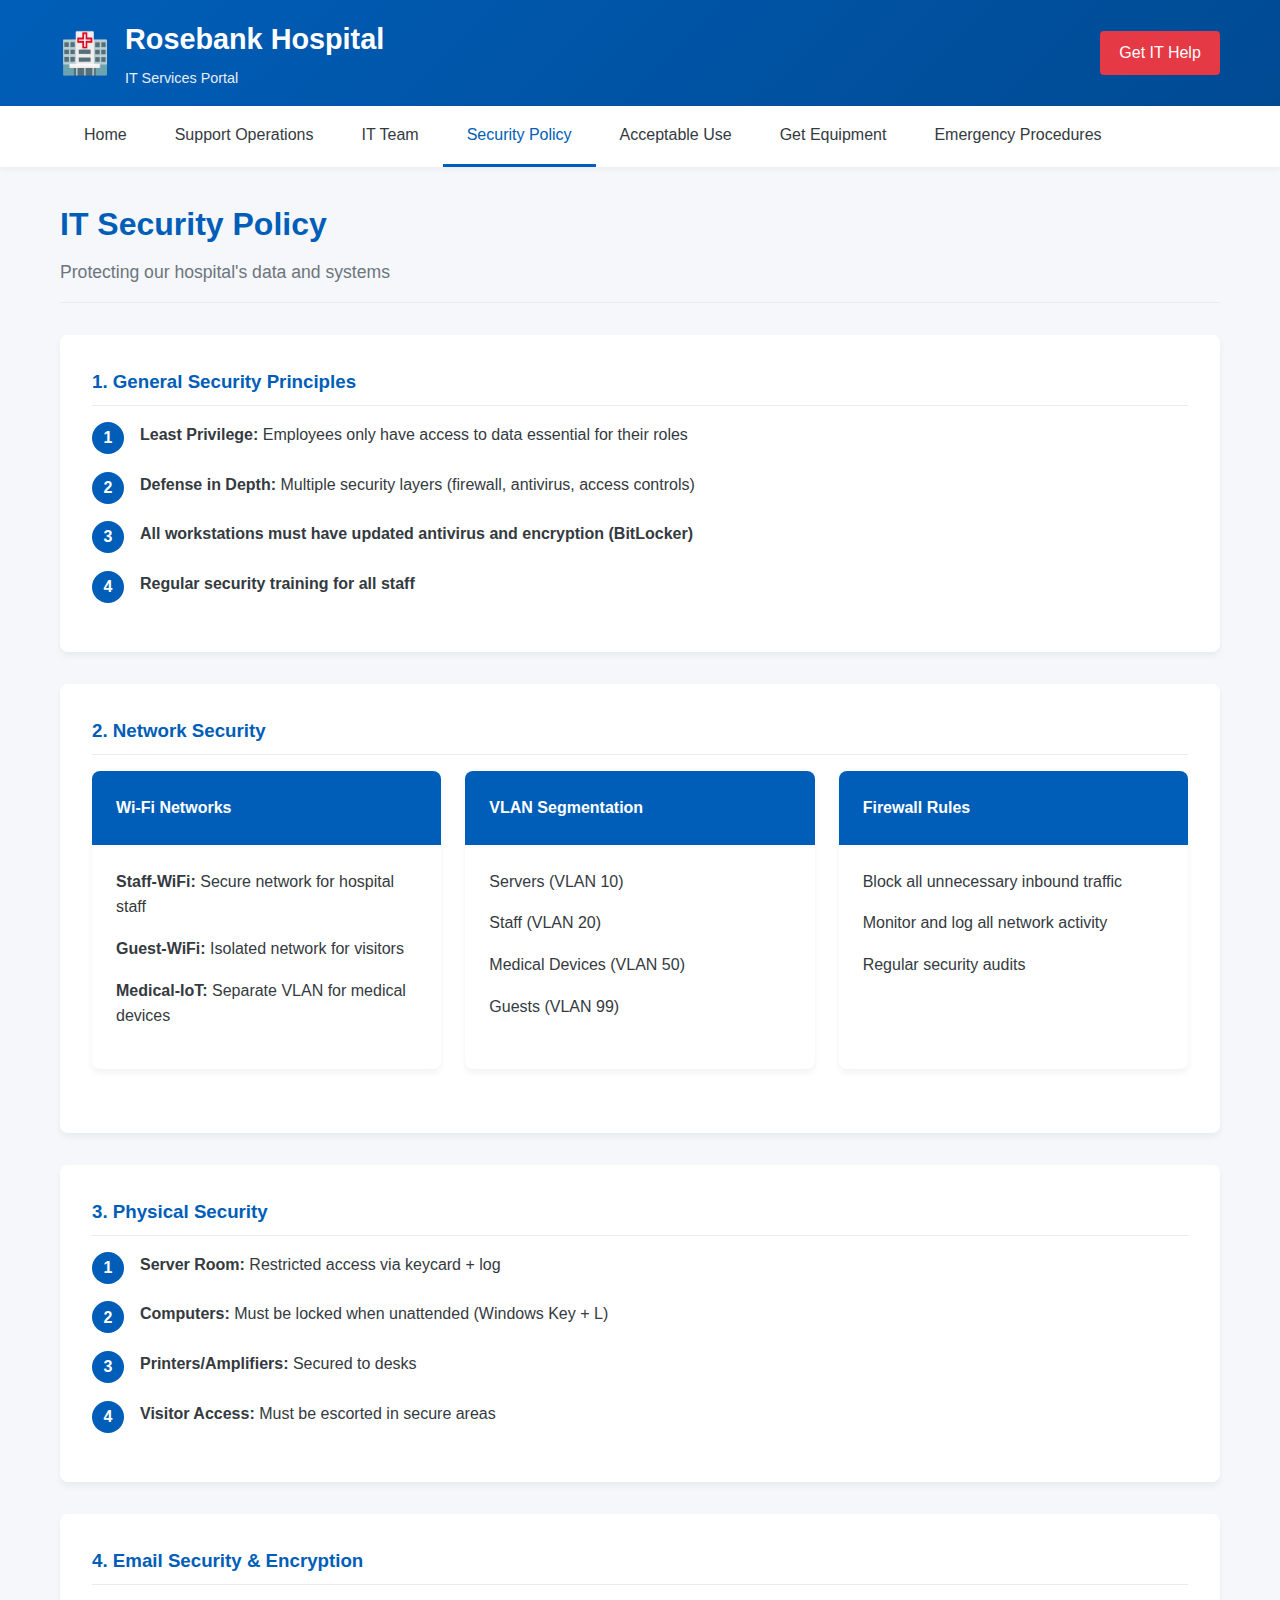
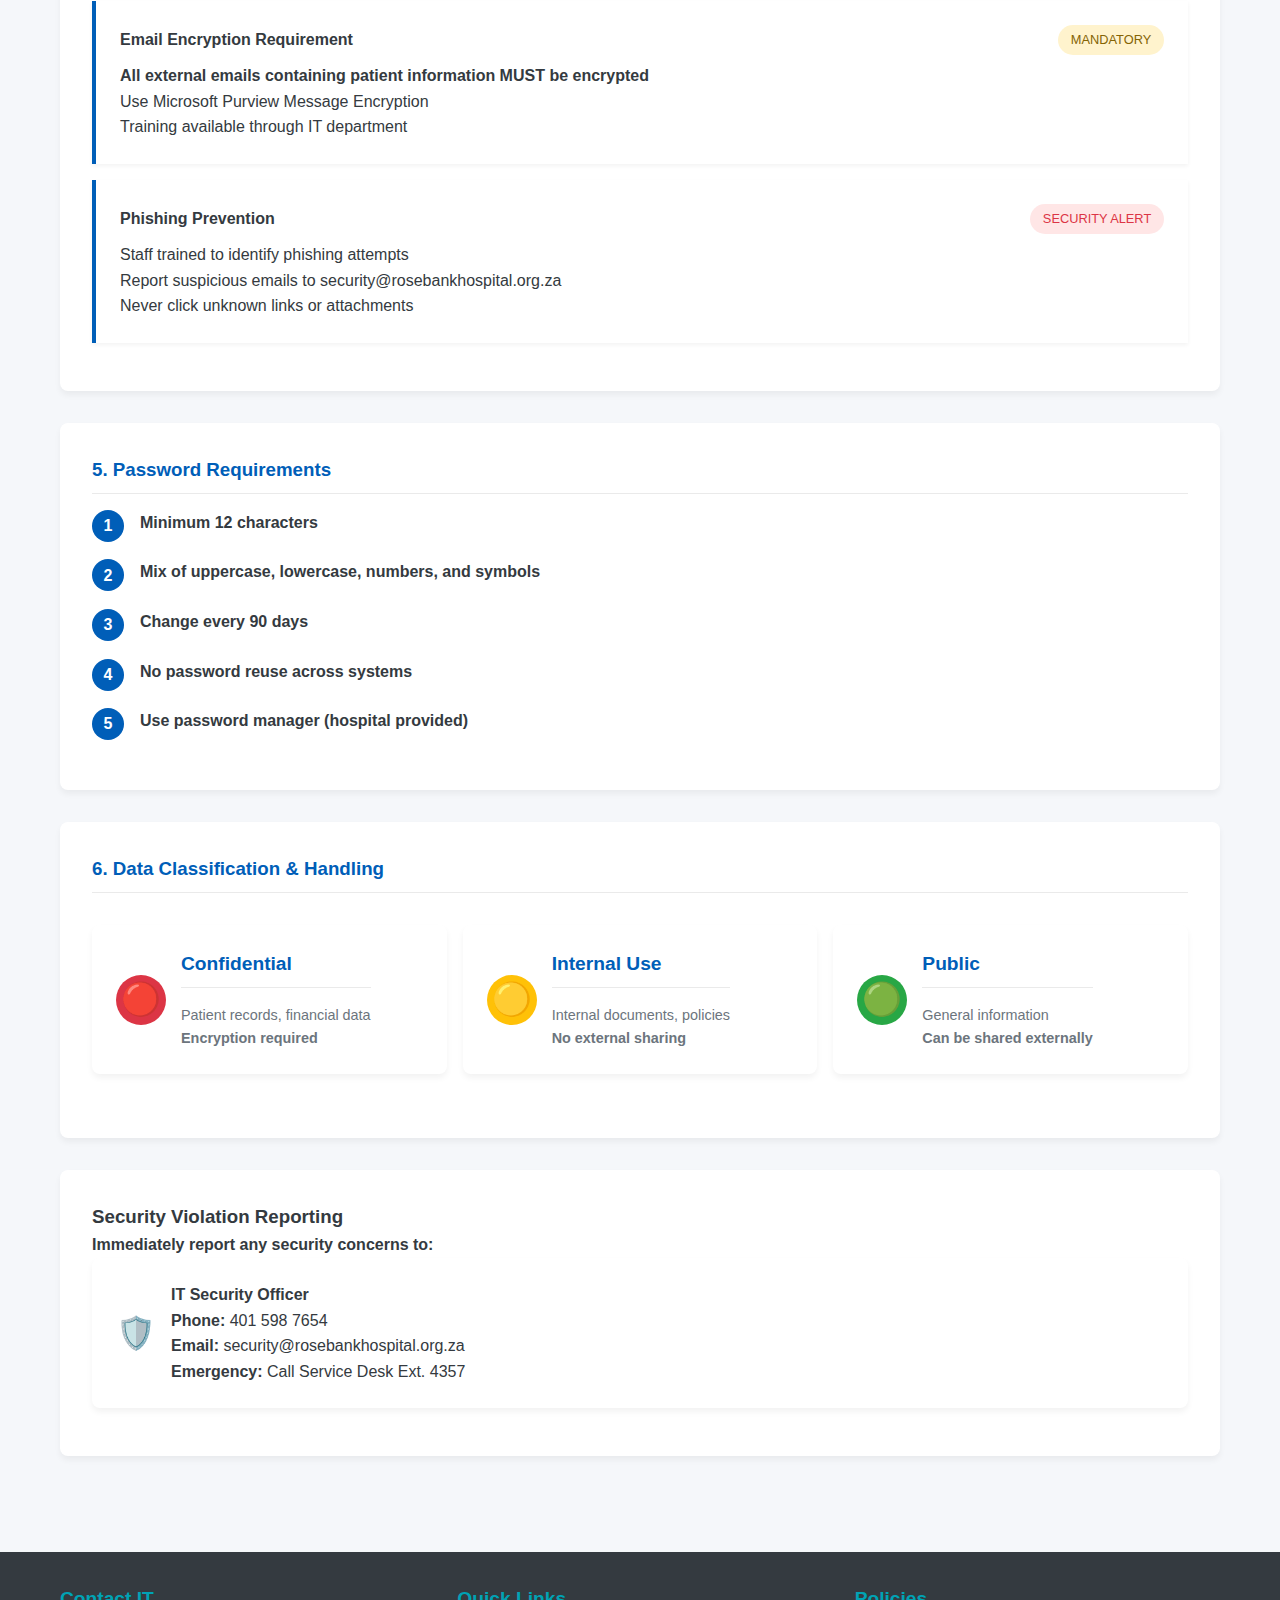
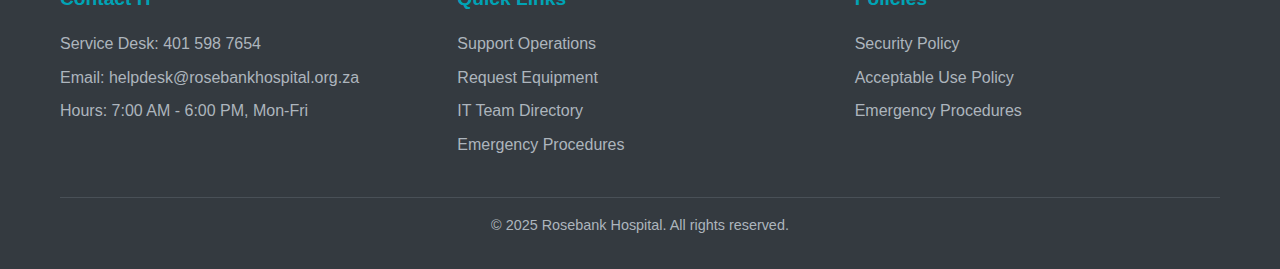
<file: Hospital Website/security-policy.html>
<!DOCTYPE html>
<html lang="en">
<head>
    <meta charset="UTF-8">
    <meta name="viewport" content="width=device-width, initial-scale=1.0">
    <title>Security Policy - Rosebank Hospital IT</title>
    <link rel="stylesheet" href="css/style.css">
</head>
<body>
    <header>
        <div class="container">
            <div class="header-content">
                <div class="logo">
                    <div class="logo-icon">🏥</div>
                    <div class="logo-text">
                        <h1>Rosebank Hospital</h1>
                        <p>IT Services Portal</p>
                    </div>
                </div>
                <div class="header-actions">
                    <a href="support-operations.html" class="btn btn-accent">Get IT Help</a>
                </div>
            </div>
        </div>
    </header>

    <nav>
        <div class="container nav-container">
            <ul class="nav-links">
                <li><a href="index.html">Home</a></li>
                <li><a href="support-operations.html">Support Operations</a></li>
                <li><a href="staff-structure.html">IT Team</a></li>
                <li><a href="security-policy.html" class="active">Security Policy</a></li>
                <li><a href="acceptable-use.html">Acceptable Use</a></li>
                <li><a href="acquisition.html">Get Equipment</a></li>
                <li><a href="disaster-recovery.html">Emergency Procedures</a></li>
            </ul>
            <button class="mobile-menu-btn">☰</button>
        </div>
    </nav>

    <main>
        <div class="container">
            <div class="page-header">
                <h2>IT Security Policy</h2>
                <p>Protecting our hospital's data and systems</p>
            </div>

            <div class="policy-section">
                <h3>1. General Security Principles</h3>
                <ul class="step-list">
                    <li><strong>Least Privilege:</strong> Employees only have access to data essential for their roles</li>
                    <li><strong>Defense in Depth:</strong> Multiple security layers (firewall, antivirus, access controls)</li>
                    <li><strong>All workstations must have updated antivirus and encryption (BitLocker)</strong></li>
                    <li><strong>Regular security training for all staff</strong></li>
                </ul>
            </div>

            <div class="policy-section">
                <h3>2. Network Security</h3>
                <div class="card-grid">
                    <div class="card">
                        <div class="card-header">
                            <h4>Wi-Fi Networks</h4>
                        </div>
                        <div class="card-body">
                            <p><strong>Staff-WiFi:</strong> Secure network for hospital staff</p>
                            <p><strong>Guest-WiFi:</strong> Isolated network for visitors</p>
                            <p><strong>Medical-IoT:</strong> Separate VLAN for medical devices</p>
                        </div>
                    </div>
                    <div class="card">
                        <div class="card-header">
                            <h4>VLAN Segmentation</h4>
                        </div>
                        <div class="card-body">
                            <p>Servers (VLAN 10)</p>
                            <p>Staff (VLAN 20)</p>
                            <p>Medical Devices (VLAN 50)</p>
                            <p>Guests (VLAN 99)</p>
                        </div>
                    </div>
                    <div class="card">
                        <div class="card-header">
                            <h4>Firewall Rules</h4>
                        </div>
                        <div class="card-body">
                            <p>Block all unnecessary inbound traffic</p>
                            <p>Monitor and log all network activity</p>
                            <p>Regular security audits</p>
                        </div>
                    </div>
                </div>
            </div>

            <div class="policy-section">
                <h3>3. Physical Security</h3>
                <ul class="step-list">
                    <li><strong>Server Room:</strong> Restricted access via keycard + log</li>
                    <li><strong>Computers:</strong> Must be locked when unattended (Windows Key + L)</li>
                    <li><strong>Printers/Amplifiers:</strong> Secured to desks</li>
                    <li><strong>Visitor Access:</strong> Must be escorted in secure areas</li>
                </ul>
            </div>

            <div class="policy-section">
                <h3>4. Email Security & Encryption</h3>
                <div class="sla-card">
                    <div class="sla-header">
                        <h4>Email Encryption Requirement</h4>
                        <span class="sla-priority priority-high">MANDATORY</span>
                    </div>
                    <p><strong>All external emails containing patient information MUST be encrypted</strong></p>
                    <p>Use Microsoft Purview Message Encryption</p>
                    <p>Training available through IT department</p>
                </div>

                <div class="sla-card">
                    <div class="sla-header">
                        <h4>Phishing Prevention</h4>
                        <span class="sla-priority priority-critical">SECURITY ALERT</span>
                    </div>
                    <p>Staff trained to identify phishing attempts</p>
                    <p>Report suspicious emails to security@rosebankhospital.org.za</p>
                    <p>Never click unknown links or attachments</p>
                </div>
            </div>

            <div class="policy-section">
                <h3>5. Password Requirements</h3>
                <ul class="step-list">
                    <li><strong>Minimum 12 characters</strong></li>
                    <li><strong>Mix of uppercase, lowercase, numbers, and symbols</strong></li>
                    <li><strong>Change every 90 days</strong></li>
                    <li><strong>No password reuse across systems</strong></li>
                    <li><strong>Use password manager (hospital provided)</strong></li>
                </ul>
            </div>

            <div class="policy-section">
                <h3>6. Data Classification & Handling</h3>
                <div class="quick-links">
                    <div class="quick-link">
                        <div class="quick-link-icon" style="background: #dc3545; color: white; border-radius: 50%; width: 50px; height: 50px; display: flex; align-items: center; justify-content: center;">🔴</div>
                        <div class="quick-link-content">
                            <h3>Confidential</h3>
                            <p>Patient records, financial data</p>
                            <p><strong>Encryption required</strong></p>
                        </div>
                    </div>
                    <div class="quick-link">
                        <div class="quick-link-icon" style="background: #ffc107; color: black; border-radius: 50%; width: 50px; height: 50px; display: flex; align-items: center; justify-content: center;">🟡</div>
                        <div class="quick-link-content">
                            <h3>Internal Use</h3>
                            <p>Internal documents, policies</p>
                            <p><strong>No external sharing</strong></p>
                        </div>
                    </div>
                    <div class="quick-link">
                        <div class="quick-link-icon" style="background: #28a745; color: white; border-radius: 50%; width: 50px; height: 50px; display: flex; align-items: center; justify-content: center;">🟢</div>
                        <div class="quick-link-content">
                            <h3>Public</h3>
                            <p>General information</p>
                            <p><strong>Can be shared externally</strong></p>
                        </div>
                    </div>
                </div>
            </div>

            <div class="support-process">
                <h3>Security Violation Reporting</h3>
                <p><strong>Immediately report any security concerns to:</strong></p>
                <div class="contact-card">
                    <div class="contact-icon">🛡️</div>
                    <div>
                        <h4>IT Security Officer</h4>
                        <p><strong>Phone:</strong> 401 598 7654 </p>
                        <p><strong>Email:</strong> security@rosebankhospital.org.za</p>
                        <p><strong>Emergency:</strong> Call Service Desk Ext. 4357</p>
                    </div>
                </div>
            </div>
        </div>
    </main>

    <footer>
        <div class="container">
            <div class="footer-content">
                <div class="footer-section">
                    <h3>Contact IT</h3>
                    <p>Service Desk: 401 598 7654 </p>
                    <p>Email: helpdesk@rosebankhospital.org.za</p>
                    <p>Hours: 7:00 AM - 6:00 PM, Mon-Fri</p>
                </div>
                <div class="footer-section">
                    <h3>Quick Links</h3>
                    <a href="support-operations.html">Support Operations</a>
                    <a href="acquisition.html">Request Equipment</a>
                    <a href="staff-structure.html">IT Team Directory</a>
                    <a href="disaster-recovery.html">Emergency Procedures</a>
                </div>
                <div class="footer-section">
                    <h3>Policies</h3>
                    <a href="security-policy.html">Security Policy</a>
                    <a href="acceptable-use.html">Acceptable Use Policy</a>
                    <a href="disaster-recovery.html">Emergency Procedures</a>
                </div>
            </div>
            <div class="copyright">
                <p>&copy; 2025 Rosebank Hospital. All rights reserved.</p>
            </div>
        </div>
    </footer>

    <script src="js/script.js"></script>
</body>
</html>
</file>
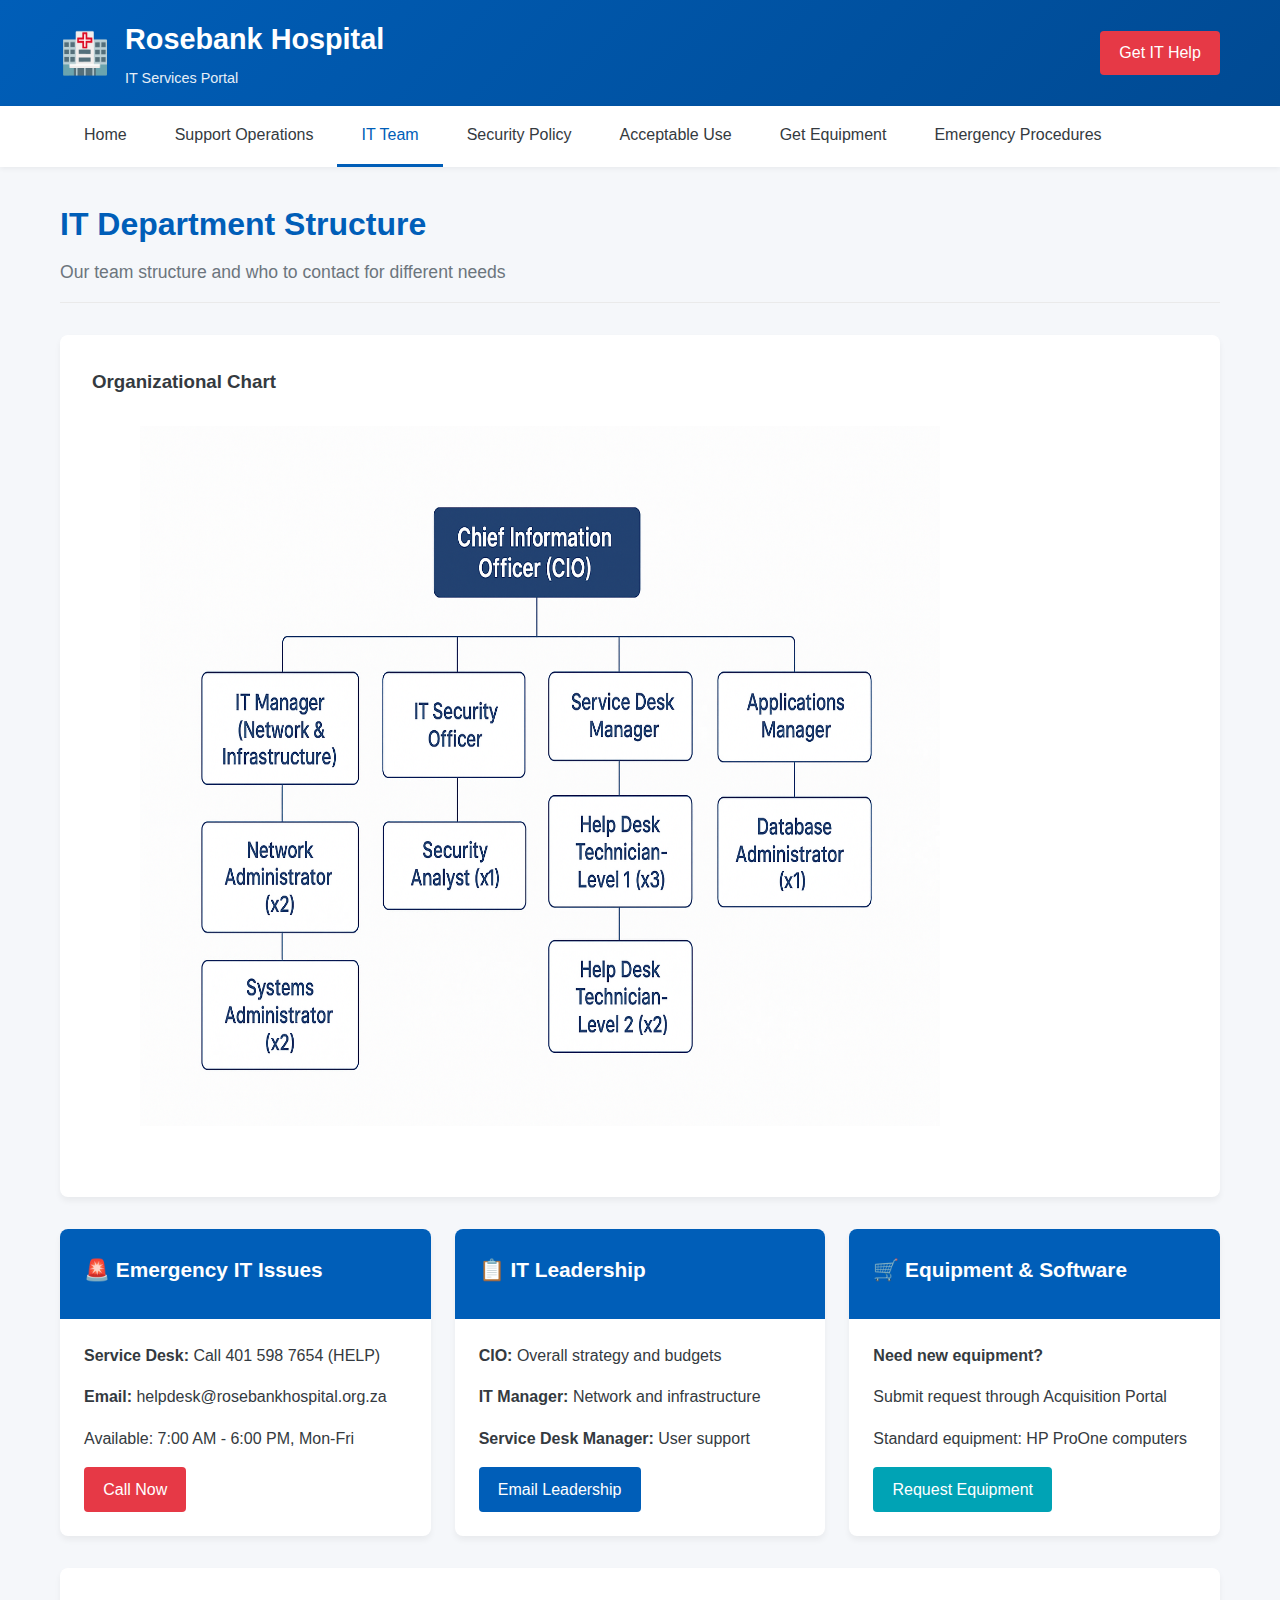
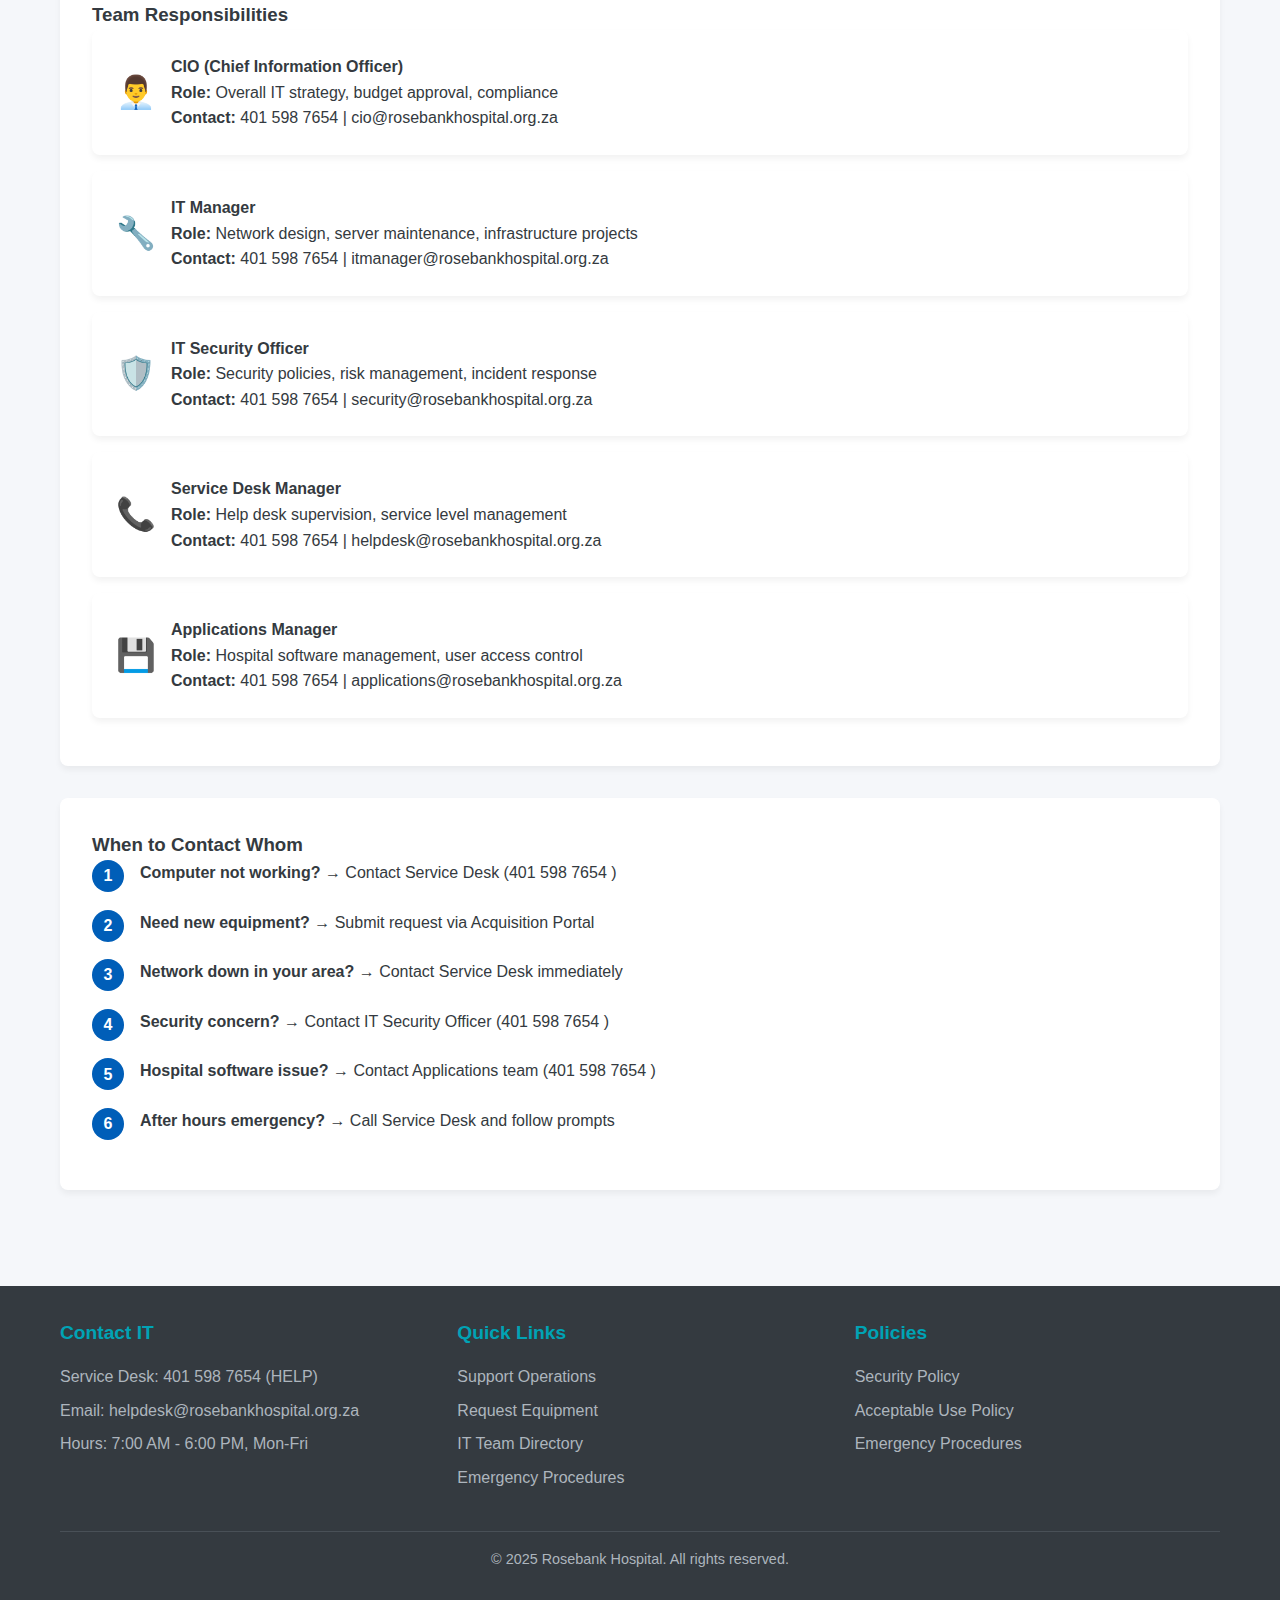
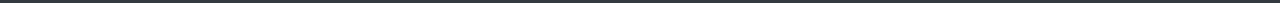
<file: Hospital Website/staff-structure.html>
<!DOCTYPE html>
<html lang="en">
<head>
    <meta charset="UTF-8">
    <meta name="viewport" content="width=device-width, initial-scale=1.0">
    <title>IT Team - Rosebank Hospital IT</title>
    <link rel="stylesheet" href="css/style.css">
</head>
<body>
    <header>
        <div class="container">
            <div class="header-content">
                <div class="logo">
                    <div class="logo-icon">🏥</div>
                    <div class="logo-text">
                        <h1>Rosebank Hospital</h1>
                        <p>IT Services Portal</p>
                    </div>
                </div>
                <div class="header-actions">
                    <a href="support-operations.html" class="btn btn-accent">Get IT Help</a>
                </div>
            </div>
        </div>
    </header>

    <nav>
        <div class="container nav-container">
            <ul class="nav-links">
                <li><a href="index.html">Home</a></li>
                <li><a href="support-operations.html">Support Operations</a></li>
                <li><a href="staff-structure.html" class="active">IT Team</a></li>
                <li><a href="security-policy.html">Security Policy</a></li>
                <li><a href="acceptable-use.html">Acceptable Use</a></li>
                <li><a href="acquisition.html">Get Equipment</a></li>
                <li><a href="disaster-recovery.html">Emergency Procedures</a></li>
            </ul>
            <button class="mobile-menu-btn">☰</button>
        </div>
    </nav>

    <main>
        <div class="container">
            <div class="page-header">
                <h2>IT Department Structure</h2>
                <p>Our team structure and who to contact for different needs</p>
            </div>

            <div class="org-chart">
                <h3>Organizational Chart</h3>
     <pre style="font-family: 'Courier New', monospace; line-height: 1.8;">

     <img src="Images/OC.png" alt="Organizational Chart" width="800" height="700">
                </pre>
            </div>

            <div class="card-grid">
                <div class="card">
                    <div class="card-header">
                        <h3>🚨 Emergency IT Issues</h3>
                    </div>
                    <div class="card-body">
                        <p><strong>Service Desk:</strong> Call 401 598 7654 (HELP)</p>
                        <p><strong>Email:</strong> helpdesk@rosebankhospital.org.za</p>
                        <p>Available: 7:00 AM - 6:00 PM, Mon-Fri</p>
                        <a href="tel:401 567 9873" class="btn btn-accent">Call Now</a>
                    </div>
                </div>

                <div class="card">
                    <div class="card-header">
                        <h3>📋 IT Leadership</h3>
                    </div>
                    <div class="card-body">
                        <p><strong>CIO:</strong> Overall strategy and budgets</p>
                        <p><strong>IT Manager:</strong> Network and infrastructure</p>
                        <p><strong>Service Desk Manager:</strong> User support</p>
                        <a href="mailto:it-leadership@rosebankhospital.org.za" class="btn">Email Leadership</a>
                    </div>
                </div>

                <div class="card">
                    <div class="card-header">
                        <h3>🛒 Equipment & Software</h3>
                    </div>
                    <div class="card-body">
                        <p><strong>Need new equipment?</strong></p>
                        <p>Submit request through Acquisition Portal</p>
                        <p>Standard equipment: HP ProOne computers</p>
                        <a href="acquisition.html" class="btn btn-secondary">Request Equipment</a>
                    </div>
                </div>
            </div>

            <div class="support-process">
                <h3>Team Responsibilities</h3>
                
                <div class="contact-card">
                    <div class="contact-icon">👨‍💼</div>
                    <div>
                        <h4>CIO (Chief Information Officer)</h4>
                        <p><strong>Role:</strong> Overall IT strategy, budget approval, compliance</p>
                        <p><strong>Contact:</strong> 401 598 7654 | cio@rosebankhospital.org.za</p>
                    </div>
                </div>

                <div class="contact-card">
                    <div class="contact-icon">🔧</div>
                    <div>
                        <h4>IT Manager</h4>
                        <p><strong>Role:</strong> Network design, server maintenance, infrastructure projects</p>
                        <p><strong>Contact:</strong> 401 598 7654 | itmanager@rosebankhospital.org.za</p>
                    </div>
                </div>

                <div class="contact-card">
                    <div class="contact-icon">🛡️</div>
                    <div>
                        <h4>IT Security Officer</h4>
                        <p><strong>Role:</strong> Security policies, risk management, incident response</p>
                        <p><strong>Contact:</strong> 401 598 7654 | security@rosebankhospital.org.za</p>
                    </div>
                </div>

                <div class="contact-card">
                    <div class="contact-icon">📞</div>
                    <div>
                        <h4>Service Desk Manager</h4>
                        <p><strong>Role:</strong> Help desk supervision, service level management</p>
                        <p><strong>Contact:</strong> 401 598 7654 | helpdesk@rosebankhospital.org.za</p>
                    </div>
                </div>

                <div class="contact-card">
                    <div class="contact-icon">💾</div>
                    <div>
                        <h4>Applications Manager</h4>
                        <p><strong>Role:</strong> Hospital software management, user access control</p>
                        <p><strong>Contact:</strong> 401 598 7654 | applications@rosebankhospital.org.za</p>
                    </div>
                </div>
            </div>

            <div class="support-process">
                <h3>When to Contact Whom</h3>
                <ul class="step-list">
                    <li><strong>Computer not working?</strong> → Contact Service Desk (401 598 7654 )</li>
                    <li><strong>Need new equipment?</strong> → Submit request via Acquisition Portal</li>
                    <li><strong>Network down in your area?</strong> → Contact Service Desk immediately</li>
                    <li><strong>Security concern?</strong> → Contact IT Security Officer (401 598 7654 )</li>
                    <li><strong>Hospital software issue?</strong> → Contact Applications team (401 598 7654 )</li>
                    <li><strong>After hours emergency?</strong> → Call Service Desk and follow prompts</li>
                </ul>
            </div>
        </div>
    </main>

    <footer>
        <div class="container">
            <div class="footer-content">
                <div class="footer-section">
                    <h3>Contact IT</h3>
                    <p>Service Desk: 401 598 7654 (HELP)</p>
                    <p>Email: helpdesk@rosebankhospital.org.za</p>
                    <p>Hours: 7:00 AM - 6:00 PM, Mon-Fri</p>
                </div>
                <div class="footer-section">
                    <h3>Quick Links</h3>
                    <a href="support-operations.html">Support Operations</a>
                    <a href="acquisition.html">Request Equipment</a>
                    <a href="staff-structure.html">IT Team Directory</a>
                    <a href="disaster-recovery.html">Emergency Procedures</a>
                </div>
                <div class="footer-section">
                    <h3>Policies</h3>
                    <a href="security-policy.html">Security Policy</a>
                    <a href="acceptable-use.html">Acceptable Use Policy</a>
                    <a href="disaster-recovery.html">Emergency Procedures</a>
                </div>
            </div>
            <div class="copyright">
                <p>&copy; 2025 Rosebank Hospital. All rights reserved.</p>
            </div>
        </div>
    </footer>

    <script src="js/script.js"></script>
</body>
</html>
</file>
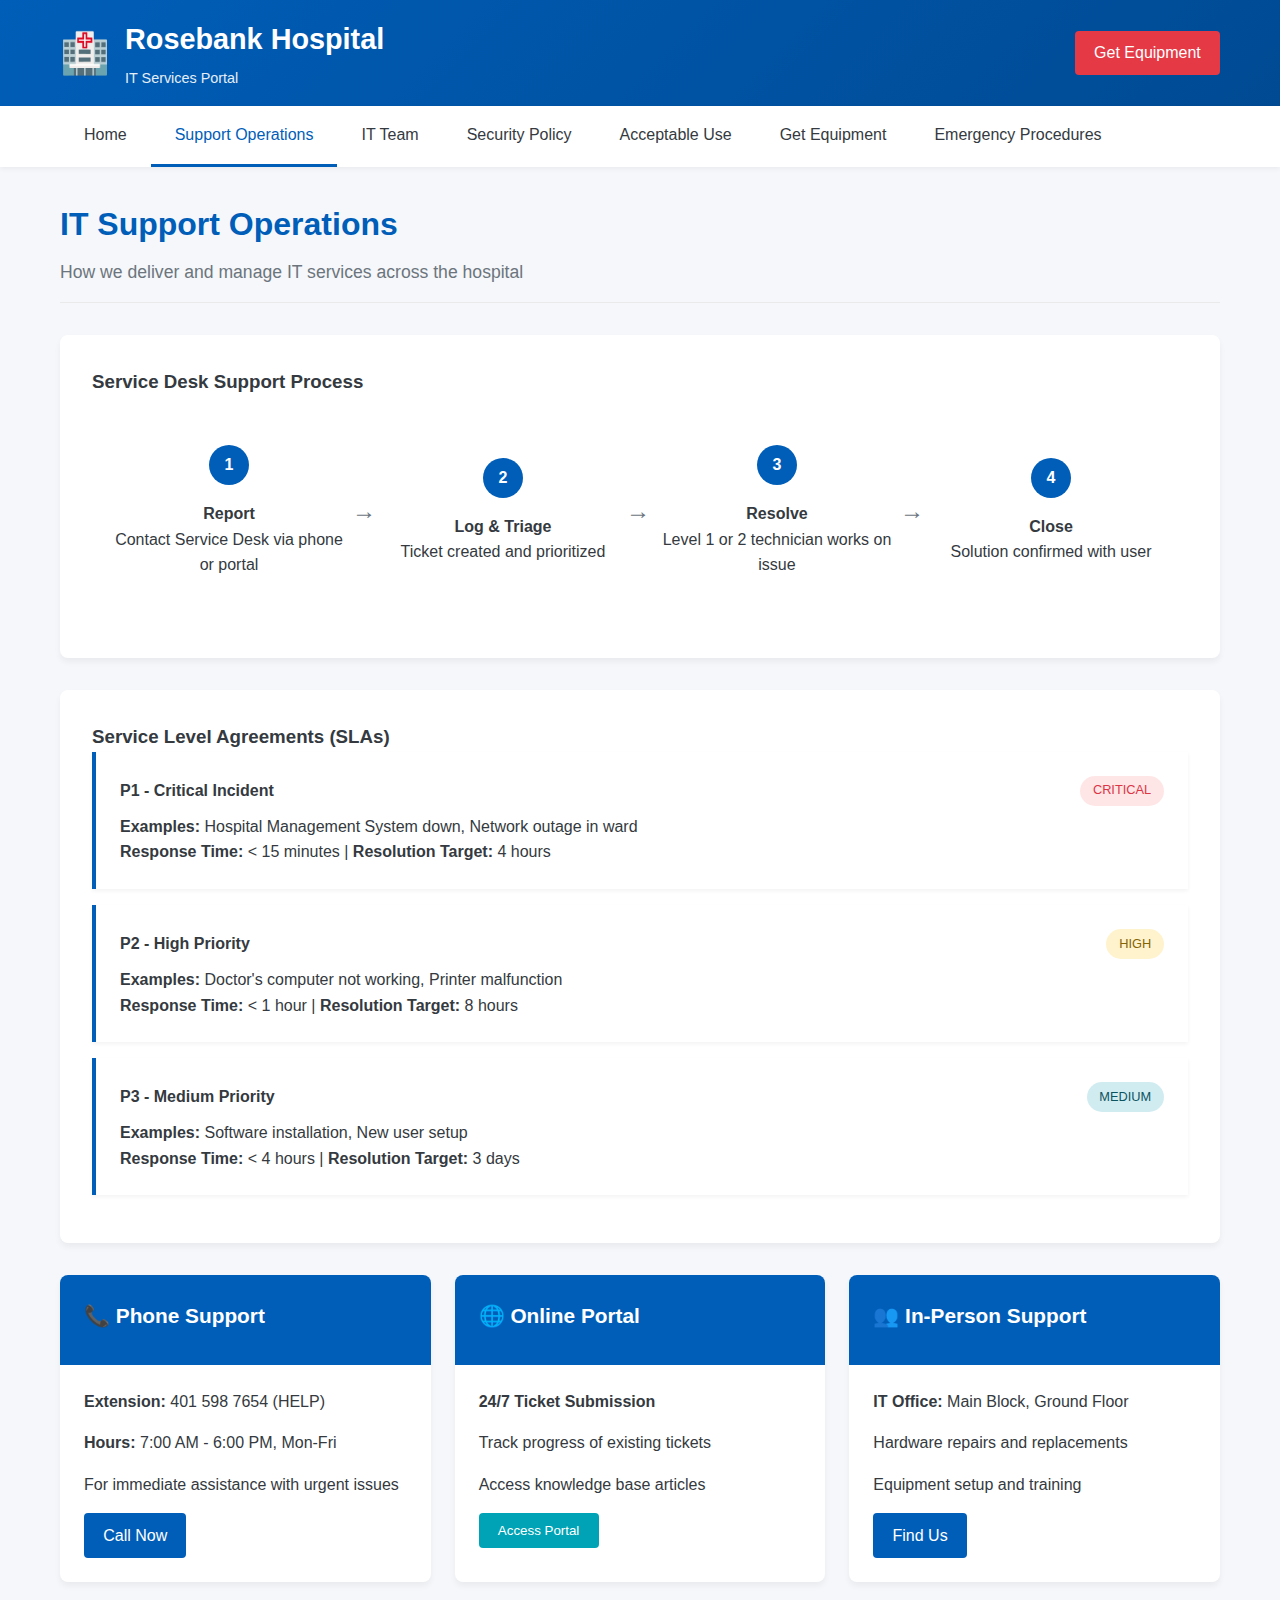
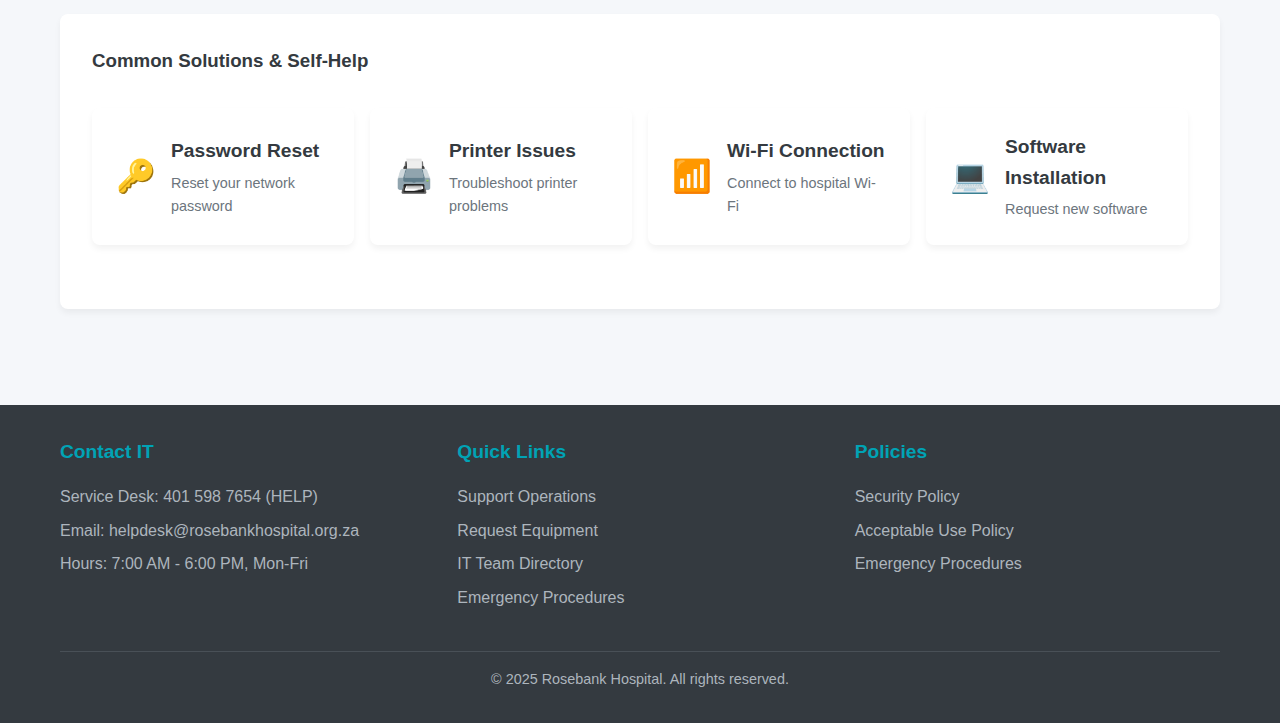
<file: Hospital Website/support-operations.html>
<!DOCTYPE html>
<html lang="en">
<head>
    <meta charset="UTF-8">
    <meta name="viewport" content="width=device-width, initial-scale=1.0">
    <title>Support Operations - Rosebank Hospital IT</title>
    <link rel="stylesheet" href="css/style.css">
</head>
<body>
    <header>
        <div class="container">
            <div class="header-content">
                <div class="logo">
                    <div class="logo-icon">🏥</div>
                    <div class="logo-text">
                        <h1>Rosebank Hospital</h1>
                        <p>IT Services Portal</p>
                    </div>
                </div>
                <div class="header-actions">
                    <a href="acquisition.html" class="btn btn-accent">Get Equipment</a>
                </div>
            </div>
        </div>
    </header>

    <nav>
        <div class="container nav-container">
            <ul class="nav-links">
                <li><a href="index.html">Home</a></li>
                <li><a href="support-operations.html" class="active">Support Operations</a></li>
                <li><a href="staff-structure.html">IT Team</a></li>
                <li><a href="security-policy.html">Security Policy</a></li>
                <li><a href="acceptable-use.html">Acceptable Use</a></li>
                <li><a href="acquisition.html">Get Equipment</a></li>
                <li><a href="disaster-recovery.html">Emergency Procedures</a></li>
            </ul>
            <button class="mobile-menu-btn">☰</button>
        </div>
    </nav>

    <main>
        <div class="container">
            <div class="page-header">
                <h2>IT Support Operations</h2>
                <p>How we deliver and manage IT services across the hospital</p>
            </div>

            <div class="support-process">
                <h3>Service Desk Support Process</h3>
                
                <div class="process-flow">
                    <div class="process-step">
                        <div class="step-number">1</div>
                        <h4>Report</h4>
                        <p>Contact Service Desk via phone or portal</p>
                    </div>
                    <div class="process-step">
                        <div class="step-number">2</div>
                        <h4>Log & Triage</h4>
                        <p>Ticket created and prioritized</p>
                    </div>
                    <div class="process-step">
                        <div class="step-number">3</div>
                        <h4>Resolve</h4>
                        <p>Level 1 or 2 technician works on issue</p>
                    </div>
                    <div class="process-step">
                        <div class="step-number">4</div>
                        <h4>Close</h4>
                        <p>Solution confirmed with user</p>
                    </div>
                </div>
            </div>

            <div class="support-process">
                <h3>Service Level Agreements (SLAs)</h3>
                
                <div class="sla-card">
                    <div class="sla-header">
                        <h4>P1 - Critical Incident</h4>
                        <span class="sla-priority priority-critical">CRITICAL</span>
                    </div>
                    <p><strong>Examples:</strong> Hospital Management System down, Network outage in ward</p>
                    <p><strong>Response Time:</strong> &lt; 15 minutes | <strong>Resolution Target:</strong> 4 hours</p>
                </div>
                
                <div class="sla-card">
                    <div class="sla-header">
                        <h4>P2 - High Priority</h4>
                        <span class="sla-priority priority-high">HIGH</span>
                    </div>
                    <p><strong>Examples:</strong> Doctor's computer not working, Printer malfunction</p>
                    <p><strong>Response Time:</strong> &lt; 1 hour | <strong>Resolution Target:</strong> 8 hours</p>
                </div>
                
                <div class="sla-card">
                    <div class="sla-header">
                        <h4>P3 - Medium Priority</h4>
                        <span class="sla-priority priority-medium">MEDIUM</span>
                    </div>
                    <p><strong>Examples:</strong> Software installation, New user setup</p>
                    <p><strong>Response Time:</strong> &lt; 4 hours | <strong>Resolution Target:</strong> 3 days</p>
                </div>
            </div>

            <div class="card-grid">
                <div class="card">
                    <div class="card-header">
                        <h3>📞 Phone Support</h3>
                    </div>
                    <div class="card-body">
                        <p><strong>Extension:</strong> 401 598 7654 (HELP)</p>
                        <p><strong>Hours:</strong> 7:00 AM - 6:00 PM, Mon-Fri</p>
                        <p>For immediate assistance with urgent issues</p>
                        <a href="tel:4357" class="btn">Call Now</a>
                    </div>
                </div>
                
                <div class="card">
                    <div class="card-header">
                        <h3>🌐 Online Portal</h3>
                    </div>
                    <div class="card-body">
                        <p><strong>24/7 Ticket Submission</strong></p>
                        <p>Track progress of existing tickets</p>
                        <p>Access knowledge base articles</p>
                        <button class="btn btn-secondary" onclick="showNotification('Online portal coming soon!', 'info')">Access Portal</button>
                    </div>
                </div>
                
                <div class="card">
                    <div class="card-header">
                        <h3>👥 In-Person Support</h3>
                    </div>
                    <div class="card-body">
                        <p><strong>IT Office:</strong> Main Block, Ground Floor</p>
                        <p>Hardware repairs and replacements</p>
                        <p>Equipment setup and training</p>
                        <a href="staff-structure.html" class="btn">Find Us</a>
                    </div>
                </div>
            </div>

            <div class="support-process">
                <h3>Common Solutions & Self-Help</h3>
                <div class="quick-links">
                    <a href="#" class="quick-link" onclick="showNotification('Password reset feature coming soon!', 'info')">
                        <div class="quick-link-icon">🔑</div>
                        <div class="quick-link-content">
                            <h3>Password Reset</h3>
                            <p>Reset your network password</p>
                        </div>
                    </a>
                    <a href="#" class="quick-link" onclick="showNotification('Printer troubleshooting guide coming soon!', 'info')">
                        <div class="quick-link-icon">🖨️</div>
                        <div class="quick-link-content">
                            <h3>Printer Issues</h3>
                            <p>Troubleshoot printer problems</p>
                        </div>
                    </a>
                    <a href="#" class="quick-link" onclick="showNotification('Wi-Fi connection guide coming soon!', 'info')">
                        <div class="quick-link-icon">📶</div>
                        <div class="quick-link-content">
                            <h3>Wi-Fi Connection</h3>
                            <p>Connect to hospital Wi-Fi</p>
                        </div>
                    </a>
                    <a href="acquisition.html" class="quick-link">
                        <div class="quick-link-icon">💻</div>
                        <div class="quick-link-content">
                            <h3>Software Installation</h3>
                            <p>Request new software</p>
                        </div>
                    </a>
                </div>
            </div>
        </div>
    </main>

    <footer>
        <div class="container">
            <div class="footer-content">
                <div class="footer-section">
                    <h3>Contact IT</h3>
                    <p>Service Desk: 401 598 7654 (HELP)</p>
                    <p>Email: helpdesk@rosebankhospital.org.za</p>
                    <p>Hours: 7:00 AM - 6:00 PM, Mon-Fri</p>
                </div>
                <div class="footer-section">
                    <h3>Quick Links</h3>
                    <a href="support-operations.html">Support Operations</a>
                    <a href="acquisition.html">Request Equipment</a>
                    <a href="staff-structure.html">IT Team Directory</a>
                    <a href="disaster-recovery.html">Emergency Procedures</a>
                </div>
                <div class="footer-section">
                    <h3>Policies</h3>
                    <a href="security-policy.html">Security Policy</a>
                    <a href="acceptable-use.html">Acceptable Use Policy</a>
                    <a href="disaster-recovery.html">Emergency Procedures</a>
                </div>
            </div>
            <div class="copyright">
                <p>&copy; 2025 Rosebank Hospital. All rights reserved.</p>
            </div>
        </div>
    </footer>

    <script src="js/script.js"></script>
</body>
</html>
</file>
<file: Hospital Website/css/style.css>
:root {
    --primary: #005eb8;
    --primary-dark: #004a93;
    --secondary: #00a3b5;
    --accent: #e63946;
    --light: #f8f9fa;
    --dark: #343a40;
    --gray: #6c757d;
    --success: #28a745;
    --warning: #ffc107;
    --danger: #dc3545;
}

* {
    margin: 0;
    padding: 0;
    box-sizing: border-box;
    font-family: 'Segoe UI', Tahoma, Geneva, Verdana, sans-serif;
}

body {
    background-color: #f5f7fa;
    color: var(--dark);
    line-height: 1.6;
}

.container {
    width: 100%;
    max-width: 1200px;
    margin: 0 auto;
    padding: 0 20px;
}

/* Header Styles */
header {
    background: linear-gradient(135deg, var(--primary), var(--primary-dark));
    color: white;
    padding: 1rem 0;
    box-shadow: 0 2px 10px rgba(0,0,0,0.1);
}

.header-content {
    display: flex;
    justify-content: space-between;
    align-items: center;
}

.logo {
    display: flex;
    align-items: center;
    gap: 15px;
}

.logo-icon {
    font-size: 2.5rem;
}

.logo-text h1 {
    font-size: 1.8rem;
    margin-bottom: 5px;
}

.logo-text p {
    font-size: 0.9rem;
    opacity: 0.9;
}

/* Navigation */
nav {
    background-color: white;
    box-shadow: 0 2px 5px rgba(0,0,0,0.05);
}

.nav-container {
    display: flex;
    justify-content: space-between;
    align-items: center;
}

.nav-links {
    display: flex;
    list-style: none;
}

.nav-links li {
    position: relative;
}

.nav-links a {
    display: block;
    padding: 1rem 1.5rem;
    color: var(--dark);
    text-decoration: none;
    font-weight: 500;
    transition: all 0.3s ease;
}

.nav-links a:hover {
    background-color: #f8f9fa;
    color: var(--primary);
}

.nav-links a.active {
    color: var(--primary);
    border-bottom: 3px solid var(--primary);
}

.mobile-menu-btn {
    display: none;
    background: none;
    border: none;
    font-size: 1.5rem;
    cursor: pointer;
    color: var(--dark);
}

/* Main Content */
main {
    padding: 2rem 0;
    min-height: calc(100vh - 200px);
}

.page-header {
    margin-bottom: 2rem;
    padding-bottom: 1rem;
    border-bottom: 1px solid #eaeaea;
}

.page-header h2 {
    color: var(--primary);
    font-size: 2rem;
    margin-bottom: 0.5rem;
}

.page-header p {
    color: var(--gray);
    font-size: 1.1rem;
}

/* Cards */
.card-grid {
    display: grid;
    grid-template-columns: repeat(auto-fill, minmax(300px, 1fr));
    gap: 1.5rem;
    margin-bottom: 2rem;
}

.card {
    background: white;
    border-radius: 8px;
    box-shadow: 0 4px 6px rgba(0,0,0,0.05);
    overflow: hidden;
    transition: transform 0.3s ease, box-shadow 0.3s ease;
}

.card:hover {
    transform: translateY(-5px);
    box-shadow: 0 10px 20px rgba(0,0,0,0.1);
}

.card-header {
    padding: 1.5rem;
    background-color: var(--primary);
    color: white;
}

.card-header h3 {
    font-size: 1.3rem;
    margin-bottom: 0.5rem;
}

.card-body {
    padding: 1.5rem;
}

.card-body p {
    margin-bottom: 1rem;
}

.btn {
    display: inline-block;
    padding: 0.6rem 1.2rem;
    background-color: var(--primary);
    color: white;
    border: none;
    border-radius: 4px;
    text-decoration: none;
    font-weight: 500;
    cursor: pointer;
    transition: background-color 0.3s ease;
}

.btn:hover {
    background-color: var(--primary-dark);
}

.btn-secondary {
    background-color: var(--secondary);
}

.btn-secondary:hover {
    background-color: #008a9a;
}

.btn-accent {
    background-color: var(--accent);
}

.btn-accent:hover {
    background-color: #d32f3d;
}

/* Quick Links */
.quick-links {
    display: grid;
    grid-template-columns: repeat(auto-fit, minmax(250px, 1fr));
    gap: 1rem;
    margin: 2rem 0;
}

.quick-link {
    display: flex;
    align-items: center;
    gap: 15px;
    padding: 1.5rem;
    background: white;
    border-radius: 8px;
    box-shadow: 0 4px 6px rgba(0,0,0,0.05);
    text-decoration: none;
    color: var(--dark);
    transition: all 0.3s ease;
}

.quick-link:hover {
    transform: translateY(-3px);
    box-shadow: 0 8px 15px rgba(0,0,0,0.1);
    color: var(--primary);
}

.quick-link-icon {
    font-size: 2rem;
    color: var(--primary);
}

.quick-link-content h3 {
    font-size: 1.2rem;
    margin-bottom: 0.3rem;
}

.quick-link-content p {
    font-size: 0.9rem;
    color: var(--gray);
}

/* Forms */
.form-group {
    margin-bottom: 1.5rem;
}

.form-group label {
    display: block;
    margin-bottom: 0.5rem;
    font-weight: 500;
}

.form-control {
    width: 100%;
    padding: 0.75rem;
    border: 1px solid #ddd;
    border-radius: 4px;
    font-size: 1rem;
}

textarea.form-control {
    min-height: 120px;
    resize: vertical;
}

.radio-group {
    display: flex;
    gap: 1rem;
}

.radio-option {
    display: flex;
    align-items: center;
    gap: 0.5rem;
}

/* Footer */
footer {
    background-color: var(--dark);
    color: white;
    padding: 2rem 0;
    margin-top: 2rem;
}

.footer-content {
    display: flex;
    justify-content: space-between;
    flex-wrap: wrap;
    gap: 2rem;
}

.footer-section {
    flex: 1;
    min-width: 250px;
}

.footer-section h3 {
    font-size: 1.2rem;
    margin-bottom: 1rem;
    color: var(--secondary);
}

.footer-section p, .footer-section a {
    color: #adb5bd;
    margin-bottom: 0.5rem;
    display: block;
    text-decoration: none;
}

.footer-section a:hover {
    color: white;
}

.copyright {
    text-align: center;
    margin-top: 2rem;
    padding-top: 1rem;
    border-top: 1px solid #495057;
    color: #adb5bd;
    font-size: 0.9rem;
}

/* Support Operations Specific Styles */
.support-process {
    background: white;
    border-radius: 8px;
    padding: 2rem;
    box-shadow: 0 4px 6px rgba(0,0,0,0.05);
    margin-bottom: 2rem;
}

.process-flow {
    display: flex;
    justify-content: space-between;
    align-items: center;
    margin: 2rem 0;
    flex-wrap: wrap;
}

.process-step {
    flex: 1;
    min-width: 150px;
    text-align: center;
    padding: 1rem;
    position: relative;
}

.process-step:not(:last-child):after {
    content: "→";
    position: absolute;
    right: -10px;
    top: 50%;
    transform: translateY(-50%);
    color: var(--gray);
    font-size: 1.5rem;
}

.step-number {
    width: 40px;
    height: 40px;
    background: var(--primary);
    color: white;
    border-radius: 50%;
    display: flex;
    align-items: center;
    justify-content: center;
    margin: 0 auto 1rem;
    font-weight: bold;
}

.sla-card {
    background: white;
    border-left: 4px solid var(--primary);
    padding: 1.5rem;
    margin-bottom: 1rem;
    box-shadow: 0 2px 4px rgba(0,0,0,0.05);
}

.sla-header {
    display: flex;
    justify-content: space-between;
    align-items: center;
    margin-bottom: 0.5rem;
}

.sla-priority {
    padding: 0.3rem 0.8rem;
    border-radius: 20px;
    font-size: 0.8rem;
    font-weight: 500;
}

.priority-critical {
    background-color: #ffe6e6;
    color: var(--danger);
}

.priority-high {
    background-color: #fff3cd;
    color: #856404;
}

.priority-medium {
    background-color: #d1ecf1;
    color: #0c5460;
}

.priority-low {
    background-color: #e2e3e5;
    color: #383d41;
}

/* Page-specific styles */
.org-chart {
    background: white;
    border-radius: 8px;
    padding: 2rem;
    box-shadow: 0 4px 6px rgba(0,0,0,0.05);
    margin-bottom: 2rem;
    overflow-x: auto;
}

.step-list {
    list-style: none;
    counter-reset: step-counter;
}

.step-list li {
    counter-increment: step-counter;
    margin-bottom: 1.5rem;
    padding-left: 3rem;
    position: relative;
}

.step-list li:before {
    content: counter(step-counter);
    position: absolute;
    left: 0;
    top: 0;
    background: var(--primary);
    color: white;
    width: 2rem;
    height: 2rem;
    border-radius: 50%;
    display: flex;
    align-items: center;
    justify-content: center;
    font-weight: bold;
}

.policy-section {
    background: white;
    border-radius: 8px;
    padding: 2rem;
    box-shadow: 0 4px 6px rgba(0,0,0,0.05);
    margin-bottom: 2rem;
}

.policy-section h3 {
    color: var(--primary);
    margin-bottom: 1rem;
    padding-bottom: 0.5rem;
    border-bottom: 1px solid #eaeaea;
}

.contact-card {
    display: flex;
    align-items: center;
    gap: 15px;
    padding: 1.5rem;
    background: white;
    border-radius: 8px;
    box-shadow: 0 4px 6px rgba(0,0,0,0.05);
    margin-bottom: 1rem;
}

.contact-icon {
    font-size: 2rem;
    color: var(--primary);
}

/* Responsive */
@media (max-width: 768px) {
    .nav-links {
        display: none;
        flex-direction: column;
        position: absolute;
        top: 100%;
        left: 0;
        right: 0;
        background: white;
        box-shadow: 0 5px 10px rgba(0,0,0,0.1);
        z-index: 100;
    }
    
    .nav-links.active {
        display: flex;
    }
    
    .mobile-menu-btn {
        display: block;
    }
    
    .header-content {
        flex-direction: column;
        text-align: center;
        gap: 1rem;
    }
    
    .logo {
        justify-content: center;
    }
    
    .process-step:not(:last-child):after {
        display: none;
    }
    
    .process-flow {
        flex-direction: column;
        gap: 1rem;
    }
}
</file>
